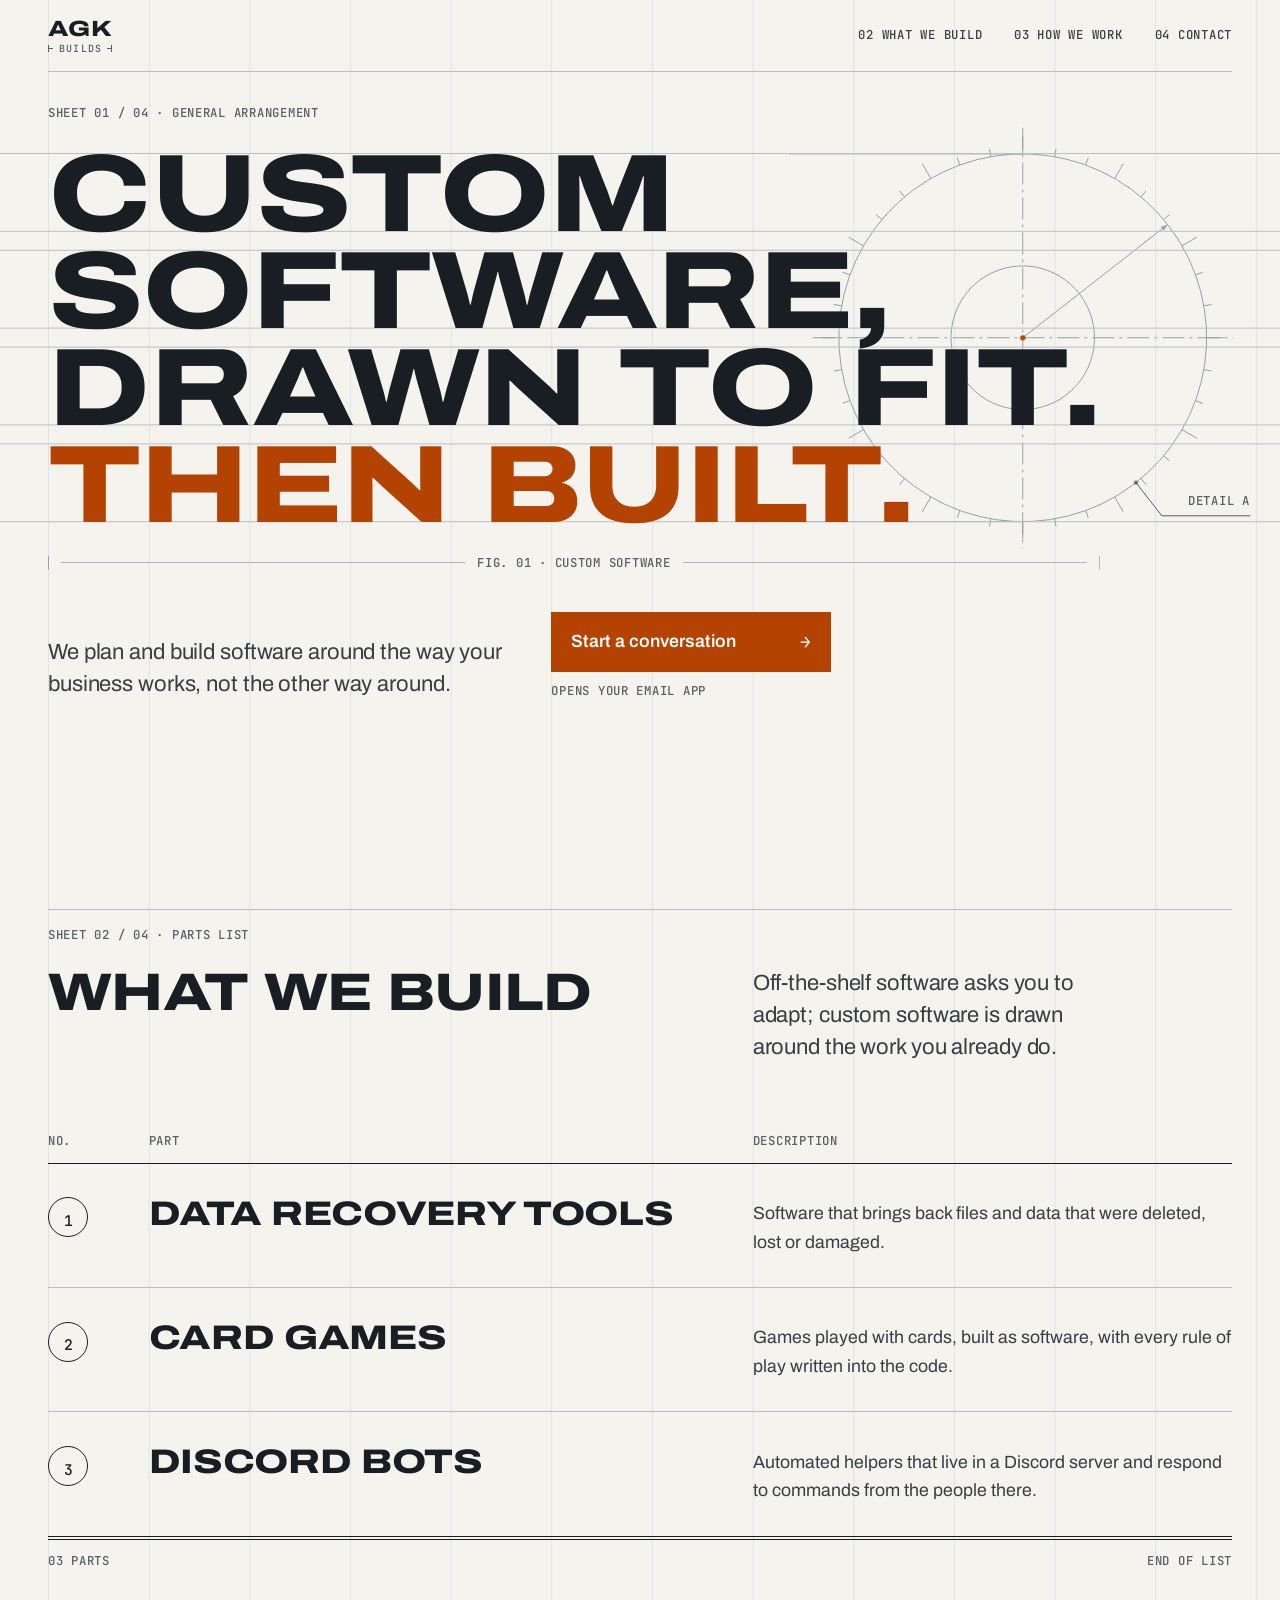
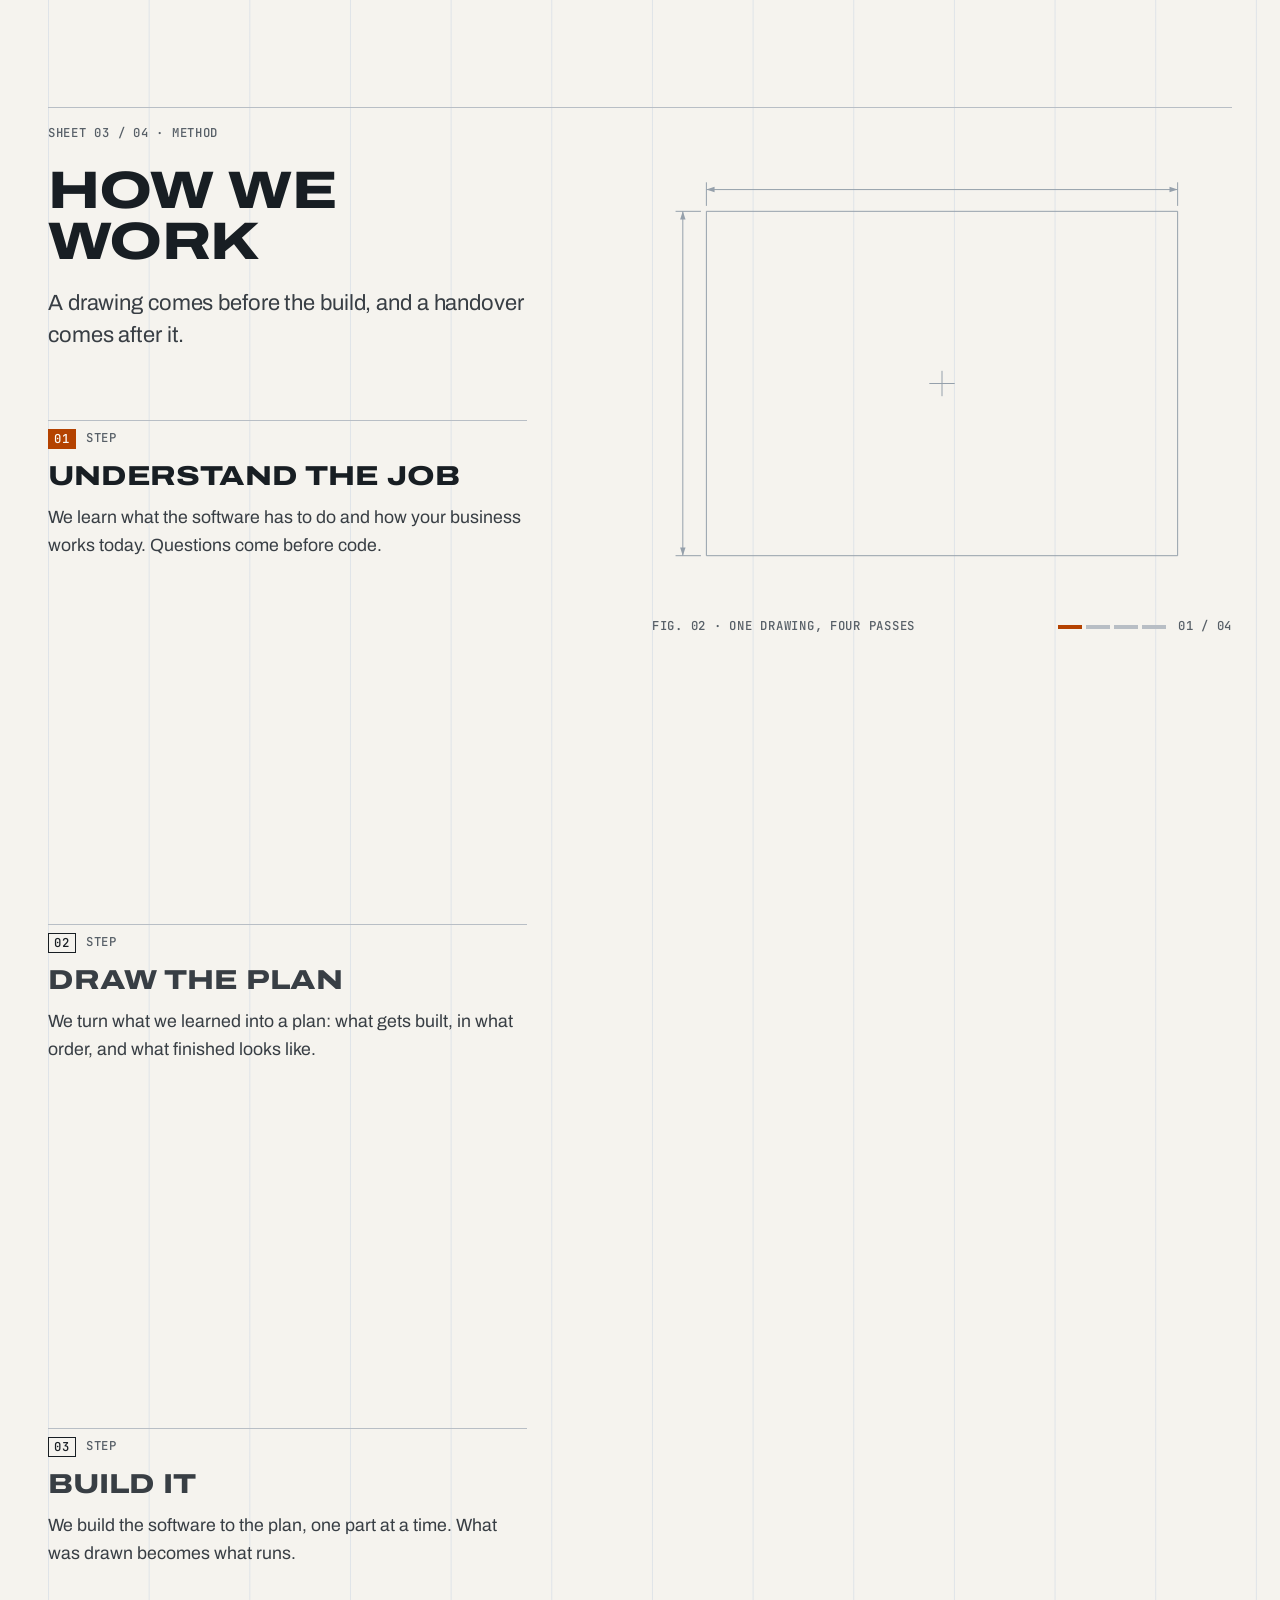
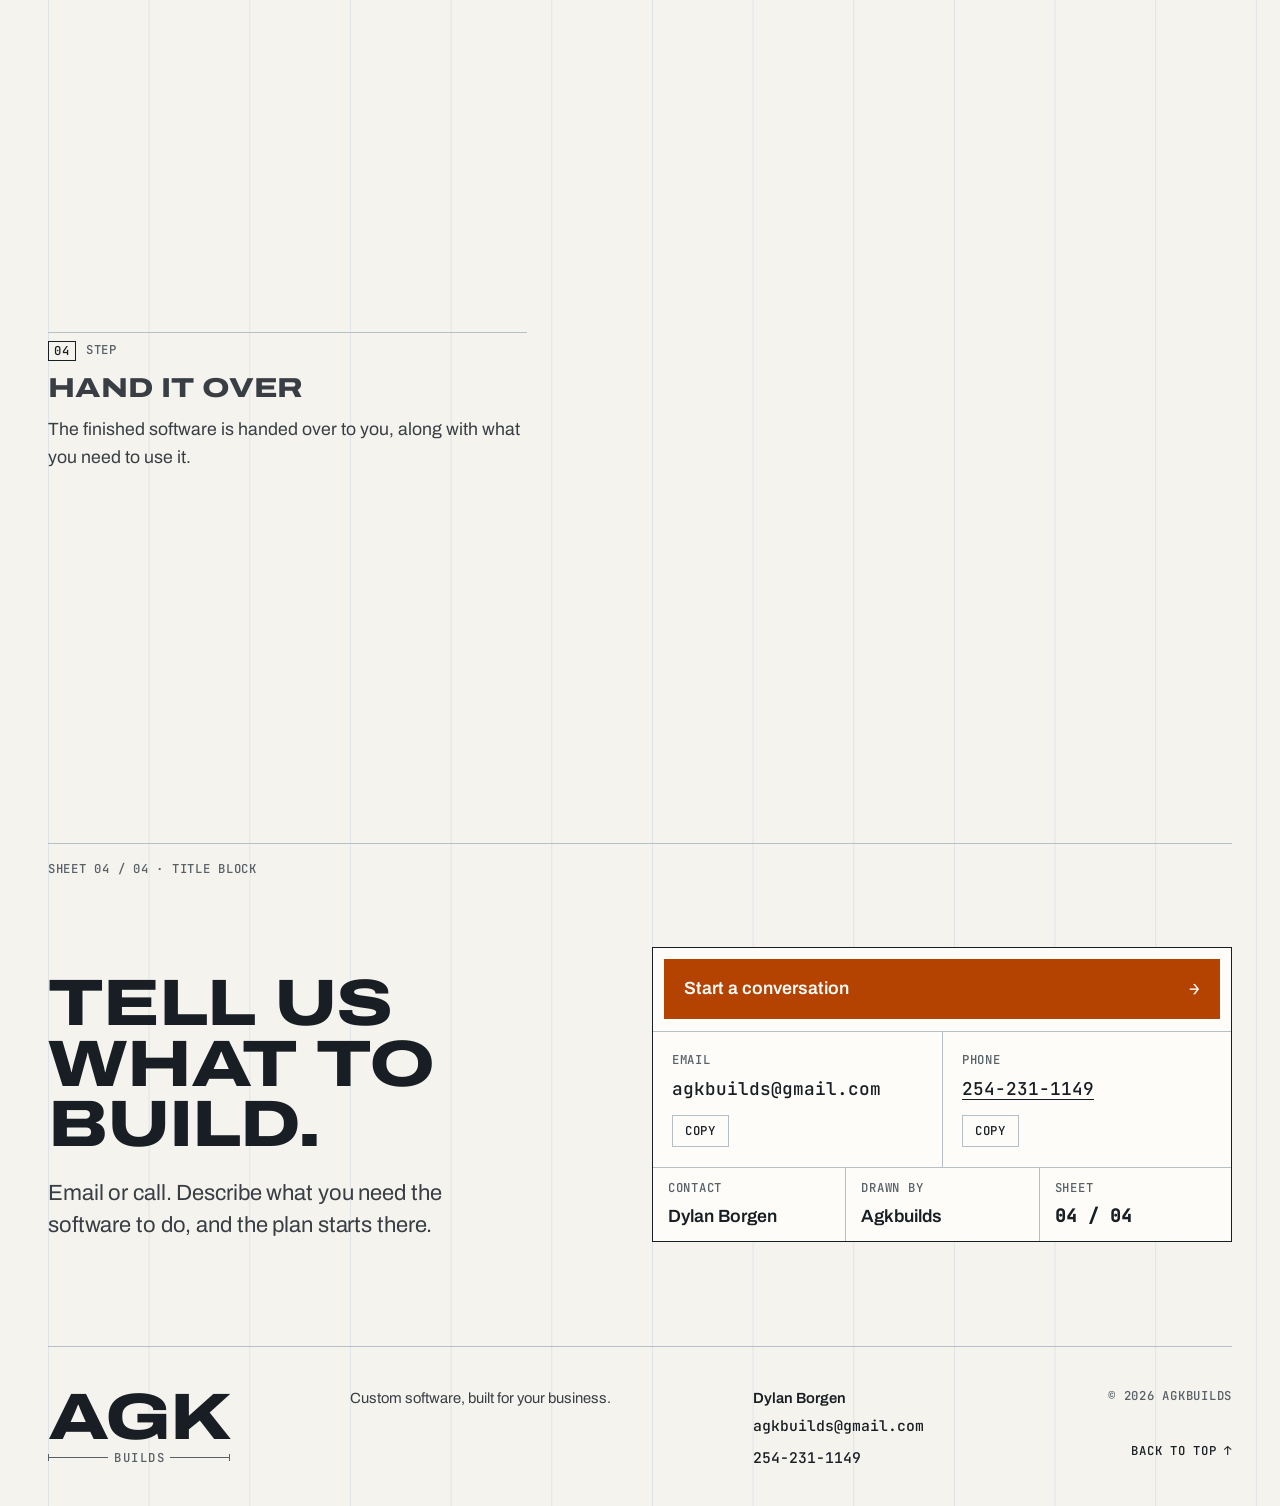
<file: index.html>
<!DOCTYPE html><html lang="en" class="DPHE1a_variable zEFrtq_variable rSaA6a_variable"><head><meta charSet="utf-8"/><meta name="viewport" content="width=device-width, initial-scale=1"/><link rel="preload" href="/_next/static/media/archivo_400-s.p.3kqfwi6-1cwie.woff2" as="font" crossorigin="" type="font/woff2"/><link rel="preload" href="/_next/static/media/archivo_600-s.p.0i3g6ep-39wiq.woff2" as="font" crossorigin="" type="font/woff2"/><link rel="preload" href="/_next/static/media/archivo_wide_800-s.p.3_o_d9vdnsfdq.woff2" as="font" crossorigin="" type="font/woff2"/><link rel="preload" href="/_next/static/media/jetbrains_mono_500.p.1i7d1s9i-gqop.woff2" as="font" crossorigin="" type="font/woff2"/><link rel="stylesheet" href="/_next/static/chunks/0dphpa2fu8i4m.css" data-precedence="next"/><link rel="preload" as="script" fetchPriority="low" href="/_next/static/chunks/3cfn99dbrcvvp.js"/><script src="/_next/static/chunks/24oq267qibdq3.js" async=""></script><script src="/_next/static/chunks/3wbm-994r45kr.js" async=""></script><script src="/_next/static/chunks/turbopack-2c3mg3r-05n1w.js" async=""></script><script src="/_next/static/chunks/0umf92h1sb77c.js" async=""></script><script src="/_next/static/chunks/0wxjg1n0vxs2e.js" async=""></script><meta name="theme-color" content="#101419" media="(prefers-color-scheme: dark)"/><meta name="theme-color" content="#f5f3ee" media="(prefers-color-scheme: light)"/><title>Agkbuilds: Custom software built to fit your business</title><meta name="description" content="Agkbuilds builds custom software, including data recovery tools, card games and Discord bots. Start a conversation by email or phone."/><link rel="canonical" href="https://agk-builds.github.io"/><meta property="og:title" content="Agkbuilds: Custom software, drawn to fit"/><meta property="og:description" content="Custom software planned first, then built around the way your business works. Email agkbuilds@gmail.com or call 254-231-1149."/><meta property="og:url" content="https://agk-builds.github.io"/><meta property="og:site_name" content="Agkbuilds"/><meta property="og:locale" content="en_US"/><meta property="og:image" content="https://agk-builds.github.io/opengraph-image.png"/><meta property="og:image:type" content="image/png"/><meta property="og:image:width" content="1200"/><meta property="og:image:height" content="630"/><meta property="og:image:alt" content="Agkbuilds: Custom software, drawn to fit. Then built."/><meta property="og:type" content="website"/><meta name="twitter:card" content="summary_large_image"/><meta name="twitter:title" content="Agkbuilds: Custom software, drawn to fit"/><meta name="twitter:description" content="Custom software planned first, then built around the way your business works."/><meta name="twitter:image" content="https://agk-builds.github.io/opengraph-image.png"/><meta name="twitter:image:alt" content="Agkbuilds: Custom software, drawn to fit. Then built."/><meta name="twitter:image:type" content="image/png"/><meta name="twitter:image:width" content="1200"/><meta name="twitter:image:height" content="630"/><link rel="icon" href="/icon.svg?icon.39xk5yngf48fy.svg" sizes="any" type="image/svg+xml"/><meta name="next-size-adjust" content=""/><script>document.documentElement.classList.add('js')</script><script src="/_next/static/chunks/0cz1d0mv5g_q7.js" noModule=""></script></head><body><div hidden=""><!--$--><!--/$--></div><a class="skip-link" href="#main">Skip to content</a><div class="sheet-guides" aria-hidden="true"><div class="wrap"><div class="sheet"></div></div></div><header class="site-layer"><div class="wrap"><nav aria-label="Page sections" class="flex h-14 items-center justify-between border-b border-line lg:h-18"><a href="#top" aria-label="Agkbuilds, back to the top" class="wordmark wordmark-nav py-1"><span class="wordmark-agk " aria-hidden="true">AGK</span><span class="bracket" aria-hidden="true"><span class="bracket-tick"></span><span class="bracket-line"></span><span class="bracket-word">builds</span><span class="bracket-line"></span><span class="bracket-tick"></span></span></a><ul class="flex items-center gap-8"><li class="hidden lg:block"><a href="#build" class="nav-link annotate min-w-11 justify-end">02<!-- --> <!-- -->What we build</a></li><li class="hidden lg:block"><a href="#process" class="nav-link annotate min-w-11 justify-end">03<!-- --> <!-- -->How we work</a></li><li class=""><a href="#contact" class="nav-link annotate min-w-11 justify-end">04<!-- --> <!-- -->Contact<span aria-hidden="true" class="lg:hidden"> ↓</span></a></li></ul></nav></div></header><main id="main" class="site-layer"><section id="top" aria-labelledby="hero-title" class="hero site-layer pt-6 pb-section-sm md:pt-8"><div class="wrap"><div class="sheet"><p class="annotate text-muted">Sheet 01 / 04 · General arrangement</p><div class="hl-block mt-4 md:mt-6"><div class="hc" aria-hidden="true"><div class="hc-svg"><svg xmlns="http://www.w3.org/2000/svg" viewBox="0 0 600 600" fill="none" aria-hidden="true" focusable="false" class="agk-hc"><style>.agk-hc path{vector-effect:non-scaling-stroke;stroke-width:1}</style><g id="hc-centre" class="hc-centreline" stroke="var(--color-draft, #4a5765)" stroke-dasharray="22 5 3 5"><path d="M30 300L570 300"/><path d="M300 30L300 570"/></g><g id="hc-tangents" stroke="var(--color-draft, #4a5765)" stroke-dasharray="2 6"><path pathLength="1" d="M300 64L0 64"/><path pathLength="1" d="M300 536L0 536"/></g><g id="hc-circles" stroke="var(--color-draft, #4a5765)"><path id="hc-outer" pathLength="1" d="M78.23 380.72A236 236 0 1 1 521.77 219.28A236 236 0 1 1 78.23 380.72"/><path id="hc-inner" pathLength="1" d="M213.55 331.47A92 92 0 1 1 386.45 268.53A92 92 0 1 1 213.55 331.47"/></g><g id="hc-ticks" stroke="var(--color-draft, #4a5765)"><path style="--k:0" pathLength="1" d="M300 64L300 42"/><path style="--k:1" pathLength="1" d="M340.98 67.59L342.72 57.74"/><path style="--k:2" pathLength="1" d="M380.72 78.23L384.14 68.84"/><path style="--k:3" pathLength="1" d="M418 95.62L429 76.57"/><path style="--k:4" pathLength="1" d="M451.7 119.21L458.13 111.55"/><path style="--k:5" pathLength="1" d="M480.79 148.3L488.45 141.87"/><path style="--k:6" pathLength="1" d="M504.38 182L523.43 171"/><path style="--k:7" pathLength="1" d="M521.77 219.28L531.16 215.86"/><path style="--k:8" pathLength="1" d="M532.41 259.02L542.26 257.28"/><path style="--k:9" pathLength="1" d="M536 300L558 300"/><path style="--k:10" pathLength="1" d="M532.41 340.98L542.26 342.72"/><path style="--k:11" pathLength="1" d="M521.77 380.72L531.16 384.14"/><path style="--k:12" pathLength="1" d="M504.38 418L523.43 429"/><path style="--k:13" pathLength="1" d="M480.79 451.7L488.45 458.13"/><path style="--k:14" pathLength="1" d="M451.7 480.79L458.13 488.45"/><path style="--k:15" pathLength="1" d="M418 504.38L429 523.43"/><path style="--k:16" pathLength="1" d="M380.72 521.77L384.14 531.16"/><path style="--k:17" pathLength="1" d="M340.98 532.41L342.72 542.26"/><path style="--k:18" pathLength="1" d="M300 536L300 558"/><path style="--k:19" pathLength="1" d="M259.02 532.41L257.28 542.26"/><path style="--k:20" pathLength="1" d="M219.28 521.77L215.86 531.16"/><path style="--k:21" pathLength="1" d="M182 504.38L171 523.43"/><path style="--k:22" pathLength="1" d="M148.3 480.79L141.87 488.45"/><path style="--k:23" pathLength="1" d="M119.21 451.7L111.55 458.13"/><path style="--k:24" pathLength="1" d="M95.62 418L76.57 429"/><path style="--k:25" pathLength="1" d="M78.23 380.72L68.84 384.14"/><path style="--k:26" pathLength="1" d="M67.59 340.98L57.74 342.72"/><path style="--k:27" pathLength="1" d="M64 300L42 300"/><path style="--k:28" pathLength="1" d="M67.59 259.02L57.74 257.28"/><path style="--k:29" pathLength="1" d="M78.23 219.28L68.84 215.86"/><path style="--k:30" pathLength="1" d="M95.62 182L76.57 171"/><path style="--k:31" pathLength="1" d="M119.21 148.3L111.55 141.87"/><path style="--k:32" pathLength="1" d="M148.3 119.21L141.87 111.55"/><path style="--k:33" pathLength="1" d="M182 95.62L171 76.57"/><path style="--k:34" pathLength="1" d="M219.28 78.23L215.86 68.84"/><path style="--k:35" pathLength="1" d="M259.02 67.59L257.28 57.74"/></g><g id="hc-radius"><path pathLength="1" stroke="var(--color-draft, #4a5765)" d="M300 300L485.97 154.7"/><path fill="var(--color-draft, #4a5765)" d="M485.97 154.7L480.73 162.61L477.03 157.88Z"/><circle cx="300" cy="300" r="3.5" fill="var(--color-accent, #fd7933)"/></g><g id="hc-leader" stroke="var(--color-muted, #aeb5bd)"><path pathLength="1" d="M445.3 485.97L478.54 528.52L592 528.52"/><circle cx="445.3" cy="485.97" r="2.5" fill="var(--color-muted, #aeb5bd)" stroke="none"/></g></svg></div><span class="hc-label annotate hidden lg:block">Detail A</span></div><div class="hl-fit"><h1 id="hero-title" class="hl"><span class="hl-line" style="--i:0"><span class="hl-text">Custom</span><span class="hl-cover" aria-hidden="true"></span><span class="hl-draw" aria-hidden="true">Custom</span><span class="hl-edge" aria-hidden="true"></span></span> <span class="hl-line" style="--i:1"><span class="hl-text">software,</span><span class="hl-cover" aria-hidden="true"></span><span class="hl-draw" aria-hidden="true">software,</span><span class="hl-edge" aria-hidden="true"></span></span> <span class="hl-line" style="--i:2"><span class="hl-text">drawn to fit.</span><span class="hl-cover" aria-hidden="true"></span><span class="hl-draw" aria-hidden="true">drawn to fit.</span><span class="hl-edge" aria-hidden="true"></span></span> <span class="hl-line" style="--i:3"><span class="hl-text">Then built.</span><span class="hl-cover" aria-hidden="true"></span><span class="hl-draw" aria-hidden="true">Then built.</span><span class="hl-edge" aria-hidden="true"></span></span></h1><div class="dim annotate" aria-hidden="true"><span class="dim-tick"></span><span class="dim-line"></span><span class="dim-label">Fig. 01 · Custom software</span><span class="dim-line"></span><span class="dim-tick"></span></div></div></div><div class="mt-7 grid grid-cols-4 items-end gap-x-gutter md:mt-8 md:grid-cols-8 lg:mt-10 lg:grid-cols-12"><p class="col-span-4 max-w-[34rem] text-lg text-ink-soft md:col-span-5">We plan and build software around the way your business works, not the other way around.</p><div class="col-span-4 mt-6 md:col-span-3 md:col-start-6 md:mt-0 md:w-[max(100%,280px)] md:justify-self-end lg:col-span-4 lg:col-start-7 lg:justify-self-start xl:col-span-3"><a href="mailto:agkbuilds@gmail.com?subject=Custom%20software%20inquiry" aria-describedby="cta-hint" class="btn  w-full"><span class="btn-label">Start a conversation</span><span class="btn-arrow" aria-hidden="true">→</span></a><p id="cta-hint" class="annotate mt-2.5 text-muted">Opens your email app</p></div></div></div></div></section><section id="build" aria-labelledby="build-title" class="site-layer pt-section-sm pb-section-xs"><div class="wrap"><div class="sheet"><div><div class="sheet-rule" aria-hidden="true"></div><p class="annotate mt-4 text-muted">Sheet 02 / 04 · Parts list</p></div><div class="mt-6 grid grid-cols-4 gap-x-gutter md:grid-cols-8 lg:grid-cols-12"><h2 id="build-title" class="col-span-4 text-2xl md:col-span-4 md:text-4xl lg:col-span-7"><span class="block">What we build</span></h2><p class="col-span-4 mt-5 max-w-[30rem] self-end text-lg text-ink-soft md:col-start-5 md:mt-0 lg:col-span-5 lg:col-start-8 xl:col-span-4">Off-the-shelf software asks you to adapt; custom software is drawn around the work you already do.</p></div><div data-inview="0.4"><div aria-hidden="true" class="mt-section-xs hidden md:block"><div class="annotate grid grid-cols-8 gap-x-gutter pb-3 text-muted lg:grid-cols-12"><span>No.</span><span>Part</span><span class="col-start-5 lg:col-start-8">Description</span></div><div class="head-rule draw-x" style="--i:0"></div></div><ol class="parts mt-section-xs list-none md:mt-0" role="list"><li class="part" style="--i:1"><span class="balloon" aria-hidden="true"><span aria-hidden="true"><svg xmlns="http://www.w3.org/2000/svg" viewBox="0 0 40 40" fill="none" aria-hidden="true" focusable="false" class="agk-balloon"><path pathLength="1" stroke="currentColor" style="vector-effect:non-scaling-stroke;stroke-width:1" d="M0.5 20A19.5 19.5 0 1 1 39.5 20A19.5 19.5 0 1 1 0.5 20"/></svg></span><span class="fade-on relative font-mono text-sm font-medium tabular-nums" style="--i:1;--after:520ms">1</span></span><h3 class="col-start-2 text-xl md:col-span-3 md:text-2xl lg:col-span-6">Data recovery tools</h3><p class="col-start-2 mt-2 max-w-[30rem] text-base text-ink-soft md:col-span-4 md:col-start-5 md:mt-0 md:pt-[0.2em] lg:col-span-5 lg:col-start-8">Software that brings back files and data that were deleted, lost or damaged.</p></li><li class="part" style="--i:2"><span class="balloon" aria-hidden="true"><span aria-hidden="true"><svg xmlns="http://www.w3.org/2000/svg" viewBox="0 0 40 40" fill="none" aria-hidden="true" focusable="false" class="agk-balloon"><path pathLength="1" stroke="currentColor" style="vector-effect:non-scaling-stroke;stroke-width:1" d="M0.5 20A19.5 19.5 0 1 1 39.5 20A19.5 19.5 0 1 1 0.5 20"/></svg></span><span class="fade-on relative font-mono text-sm font-medium tabular-nums" style="--i:2;--after:520ms">2</span></span><h3 class="col-start-2 text-xl md:col-span-3 md:text-2xl lg:col-span-6">Card games</h3><p class="col-start-2 mt-2 max-w-[30rem] text-base text-ink-soft md:col-span-4 md:col-start-5 md:mt-0 md:pt-[0.2em] lg:col-span-5 lg:col-start-8">Games played with cards, built as software, with every rule of play written into the code.</p></li><li class="part" style="--i:3"><span class="balloon" aria-hidden="true"><span aria-hidden="true"><svg xmlns="http://www.w3.org/2000/svg" viewBox="0 0 40 40" fill="none" aria-hidden="true" focusable="false" class="agk-balloon"><path pathLength="1" stroke="currentColor" style="vector-effect:non-scaling-stroke;stroke-width:1" d="M0.5 20A19.5 19.5 0 1 1 39.5 20A19.5 19.5 0 1 1 0.5 20"/></svg></span><span class="fade-on relative font-mono text-sm font-medium tabular-nums" style="--i:3;--after:520ms">3</span></span><h3 class="col-start-2 text-xl md:col-span-3 md:text-2xl lg:col-span-6">Discord bots</h3><p class="col-start-2 mt-2 max-w-[30rem] text-base text-ink-soft md:col-span-4 md:col-start-5 md:mt-0 md:pt-[0.2em] lg:col-span-5 lg:col-start-8">Automated helpers that live in a Discord server and respond to commands from the people there.</p></li></ol><div class="double-rule draw-x" style="--i:4" aria-hidden="true"></div><p class="fade-on annotate mt-3 flex justify-between text-muted" style="--i:4;--after:400ms"><span>03<!-- --> <!-- -->parts</span><span>End of list</span></p></div></div></div></section><section id="process" aria-labelledby="process-title" data-step="4" class="process site-layer pt-section-xs pb-section-md"><div class="wrap"><div class="sheet"><div><div class="sheet-rule" aria-hidden="true"></div><p class="annotate mt-4 text-muted">Sheet 03 / 04 · Method</p></div><div class="mt-6 grid grid-cols-4 gap-x-gutter md:grid-cols-8 lg:grid-cols-12"><div class="col-span-4 md:col-span-8 lg:col-span-5"><h2 id="process-title" class="text-2xl md:text-4xl"><span class="block">How we work</span></h2><p class="mt-5 max-w-[30rem] text-lg text-ink-soft">A drawing comes before the build, and a handover comes after it.</p><ol class="steps mt-section-xs flex list-none flex-col gap-[calc(var(--spacing-section-xs)/2)] lg:gap-0" role="list"><li class="step grid grid-cols-[112px_minmax(0,1fr)] gap-x-4 border-t border-line pt-6 md:grid-cols-[160px_minmax(0,1fr)] md:gap-x-6 lg:block lg:pt-2"><img src="/drawings/process-step-1.svg" alt="" width="640" height="480" loading="lazy" decoding="async" class="block h-auto w-full self-start border border-line lg:hidden"/><div><p class="annotate flex items-center gap-2.5 text-muted"><span class="step-box" aria-hidden="true">01</span><span>Step</span></p><h3 class="step-title mt-3 text-xl">Understand the job</h3><p class="mt-3 max-w-[30rem] text-base text-ink-soft">We learn what the software has to do and how your business works today. Questions come before code.</p></div></li><li class="step grid grid-cols-[112px_minmax(0,1fr)] gap-x-4 border-t border-line pt-6 md:grid-cols-[160px_minmax(0,1fr)] md:gap-x-6 lg:block lg:pt-2"><img src="/drawings/process-step-2.svg" alt="" width="640" height="480" loading="lazy" decoding="async" class="block h-auto w-full self-start border border-line lg:hidden"/><div><p class="annotate flex items-center gap-2.5 text-muted"><span class="step-box" aria-hidden="true">02</span><span>Step</span></p><h3 class="step-title mt-3 text-xl">Draw the plan</h3><p class="mt-3 max-w-[30rem] text-base text-ink-soft">We turn what we learned into a plan: what gets built, in what order, and what finished looks like.</p></div></li><li class="step grid grid-cols-[112px_minmax(0,1fr)] gap-x-4 border-t border-line pt-6 md:grid-cols-[160px_minmax(0,1fr)] md:gap-x-6 lg:block lg:pt-2"><img src="/drawings/process-step-3.svg" alt="" width="640" height="480" loading="lazy" decoding="async" class="block h-auto w-full self-start border border-line lg:hidden"/><div><p class="annotate flex items-center gap-2.5 text-muted"><span class="step-box" aria-hidden="true">03</span><span>Step</span></p><h3 class="step-title mt-3 text-xl">Build it</h3><p class="mt-3 max-w-[30rem] text-base text-ink-soft">We build the software to the plan, one part at a time. What was drawn becomes what runs.</p></div></li><li class="step grid grid-cols-[112px_minmax(0,1fr)] gap-x-4 border-t border-line pt-6 md:grid-cols-[160px_minmax(0,1fr)] md:gap-x-6 lg:block lg:pt-2"><img src="/drawings/process-step-4.svg" alt="" width="640" height="480" loading="lazy" decoding="async" class="block h-auto w-full self-start border border-line lg:hidden"/><div><p class="annotate flex items-center gap-2.5 text-muted"><span class="step-box" aria-hidden="true">04</span><span>Step</span></p><h3 class="step-title mt-3 text-xl">Hand it over</h3><p class="mt-3 max-w-[30rem] text-base text-ink-soft">The finished software is handed over to you, along with what you need to use it.</p></div></li></ol></div><figure class="plate hidden lg:col-span-6 lg:col-start-7 lg:block"><div class="plate-svg"><svg xmlns="http://www.w3.org/2000/svg" viewBox="0 0 640 480" fill="none" aria-hidden="true" focusable="false" class="agk-plate"><style>.agk-plate path{vector-effect:non-scaling-stroke;stroke-width:1}.agk-plate .pl-built>path{stroke-width:1.75}</style><g id="pl-1" class="pl-layer" stroke="var(--color-draft, #4a5765)"><path style="--k:0" pathLength="1" d="M60 50H580V430H60Z"/><path style="--k:1" pathLength="1" d="M60 44L60 18"/><path style="--k:2" pathLength="1" d="M580 44L580 18"/><path style="--k:3" pathLength="1" d="M60 26L580 26"/><path style="--k:4" pathLength="1" d="M54 50L26 50"/><path style="--k:5" pathLength="1" d="M54 430L26 430"/><path style="--k:6" pathLength="1" d="M34 50L34 430"/><path style="--k:7" pathLength="1" d="M306 240L334 240"/><path style="--k:8" pathLength="1" d="M320 226L320 254"/><g class="pl-heads" stroke="none" fill="var(--color-draft, #4a5765)"><path d="M60 26L69 23L69 29Z"/><path d="M580 26L571 29L571 23Z"/><path d="M34 50L37 59L31 59Z"/><path d="M34 430L31 421L37 421Z"/></g></g><g id="pl-2" class="pl-layer" stroke="var(--color-draft, #4a5765)"><g class="pl-construction" stroke-dasharray="2 5"><path style="--k:0" pathLength="1" d="M80 56L80 424"/><path style="--k:1" pathLength="1" d="M220 56L220 424"/><path style="--k:2" pathLength="1" d="M236 56L236 424"/><path style="--k:3" pathLength="1" d="M380 56L380 424"/><path style="--k:4" pathLength="1" d="M396 56L396 424"/><path style="--k:5" pathLength="1" d="M436 56L436 424"/><path style="--k:6" pathLength="1" d="M560 56L560 424"/><path style="--k:7" pathLength="1" d="M66 70L574 70"/><path style="--k:8" pathLength="1" d="M66 210L574 210"/><path style="--k:9" pathLength="1" d="M66 226L574 226"/><path style="--k:10" pathLength="1" d="M66 314L574 314"/><path style="--k:11" pathLength="1" d="M66 330L574 330"/><path style="--k:12" pathLength="1" d="M66 410L574 410"/></g><path style="--k:13" pathLength="1" d="M80 70H380V210H80Z"/><path style="--k:14" pathLength="1" d="M396 70H560V210H396Z"/><path style="--k:15" pathLength="1" d="M80 226H220V410H80Z"/><path style="--k:16" pathLength="1" d="M236 226H436V314H236Z"/><path style="--k:17" pathLength="1" d="M236 330H436V410H236Z"/><path style="--k:18" pathLength="1" d="M456 318A50 50 0 1 1 556 318A50 50 0 1 1 456 318"/><path style="--k:19" pathLength="1" d="M448 318L564 318"/><path style="--k:20" pathLength="1" d="M506 260L506 376"/></g><g id="pl-3" class="pl-layer pl-built" stroke="var(--color-ink, #f0eeea)"><path style="--k:0" pathLength="1" d="M80 70H380V210H80Z"/><path style="--k:1" pathLength="1" d="M396 70H560V210H396Z"/><path style="--k:2" pathLength="1" d="M80 226H220V410H80Z"/><path style="--k:3" pathLength="1" d="M236 226H436V314H236Z"/><path style="--k:4" pathLength="1" d="M236 330H436V410H236Z"/><path style="--k:5" pathLength="1" d="M456 318A50 50 0 1 1 556 318A50 50 0 1 1 456 318"/><g class="pl-hatch"><path style="--k:6" pathLength="1" d="M80 399L91 410"/><path style="--k:7" pathLength="1" d="M80 388L102 410"/><path style="--k:8" pathLength="1" d="M80 377L113 410"/><path style="--k:9" pathLength="1" d="M80 366L124 410"/><path style="--k:10" pathLength="1" d="M80 355L135 410"/><path style="--k:11" pathLength="1" d="M80 344L146 410"/><path style="--k:12" pathLength="1" d="M80 333L157 410"/><path style="--k:13" pathLength="1" d="M80 322L168 410"/><path style="--k:14" pathLength="1" d="M80 311L179 410"/><path style="--k:15" pathLength="1" d="M80 300L190 410"/><path style="--k:16" pathLength="1" d="M80 289L201 410"/><path style="--k:17" pathLength="1" d="M80 278L212 410"/><path style="--k:18" pathLength="1" d="M80 267L220 407"/><path style="--k:19" pathLength="1" d="M80 256L220 396"/><path style="--k:20" pathLength="1" d="M80 245L220 385"/><path style="--k:21" pathLength="1" d="M80 234L220 374"/><path style="--k:22" pathLength="1" d="M83 226L220 363"/><path style="--k:23" pathLength="1" d="M94 226L220 352"/><path style="--k:24" pathLength="1" d="M105 226L220 341"/><path style="--k:25" pathLength="1" d="M116 226L220 330"/><path style="--k:26" pathLength="1" d="M127 226L220 319"/><path style="--k:27" pathLength="1" d="M138 226L220 308"/><path style="--k:28" pathLength="1" d="M149 226L220 297"/><path style="--k:29" pathLength="1" d="M160 226L220 286"/><path style="--k:30" pathLength="1" d="M171 226L220 275"/><path style="--k:31" pathLength="1" d="M182 226L220 264"/><path style="--k:32" pathLength="1" d="M193 226L220 253"/><path style="--k:33" pathLength="1" d="M204 226L220 242"/><path style="--k:34" pathLength="1" d="M215 226L220 231"/><path style="--k:35" pathLength="1" d="M236 399L247 410"/><path style="--k:36" pathLength="1" d="M236 388L258 410"/><path style="--k:37" pathLength="1" d="M236 377L269 410"/><path style="--k:38" pathLength="1" d="M236 366L280 410"/><path style="--k:39" pathLength="1" d="M236 355L291 410"/><path style="--k:40" pathLength="1" d="M236 344L302 410"/><path style="--k:41" pathLength="1" d="M236 333L313 410"/><path style="--k:42" pathLength="1" d="M244 330L324 410"/><path style="--k:43" pathLength="1" d="M255 330L335 410"/><path style="--k:44" pathLength="1" d="M266 330L346 410"/><path style="--k:45" pathLength="1" d="M277 330L357 410"/><path style="--k:46" pathLength="1" d="M288 330L368 410"/><path style="--k:47" pathLength="1" d="M299 330L379 410"/><path style="--k:48" pathLength="1" d="M310 330L390 410"/><path style="--k:49" pathLength="1" d="M321 330L401 410"/><path style="--k:50" pathLength="1" d="M332 330L412 410"/><path style="--k:51" pathLength="1" d="M343 330L423 410"/><path style="--k:52" pathLength="1" d="M354 330L434 410"/><path style="--k:53" pathLength="1" d="M365 330L436 401"/><path style="--k:54" pathLength="1" d="M376 330L436 390"/><path style="--k:55" pathLength="1" d="M387 330L436 379"/><path style="--k:56" pathLength="1" d="M398 330L436 368"/><path style="--k:57" pathLength="1" d="M409 330L436 357"/><path style="--k:58" pathLength="1" d="M420 330L436 346"/><path style="--k:59" pathLength="1" d="M431 330L436 335"/></g><path style="--k:60" pathLength="1" d="M436 270L446 270L446 318L456 318"/><path style="--k:61" pathLength="1" d="M478 210L478 238L506 238L506 268"/><path style="--k:62" pathLength="1" d="M230 210L230 218L300 218L300 226"/><g class="pl-nodes" stroke="none" fill="var(--color-ink, #f0eeea)"><circle cx="436" cy="270" r="3"/><circle cx="478" cy="210" r="3"/><circle cx="230" cy="210" r="3"/><circle cx="300" cy="226" r="3"/></g></g><g id="pl-4" class="pl-layer pl-solid" stroke="none"><g fill="var(--color-ink, #f0eeea)"><path d="M87 77H373V203H87Z"/><path d="M403 77H553V203H403Z"/><path d="M87 233H213V403H87Z"/><path d="M243 233H429V307H243Z"/><path d="M243 337H429V403H243Z"/></g><circle fill="var(--color-accent, #fd7933)" cx="506" cy="318" r="43"/></g></svg></div><figcaption class="mt-4 flex items-center justify-between gap-4"><span class="annotate text-muted">Fig. 02 · One drawing, four passes</span><span class="annotate flex items-center gap-3 text-muted" aria-hidden="true"><span class="flex gap-1"><span class="seg"></span><span class="seg"></span><span class="seg"></span><span class="seg"></span></span><span class="plate-n plate-n-1">01<!-- --> / <!-- -->04</span><span class="plate-n plate-n-2">02<!-- --> / <!-- -->04</span><span class="plate-n plate-n-3">03<!-- --> / <!-- -->04</span><span class="plate-n plate-n-4">04<!-- --> / <!-- -->04</span></span></figcaption></figure></div></div></div></section><section id="contact" aria-labelledby="contact-title" class="site-layer pt-section-lg pb-section-sm"><div class="wrap"><div class="sheet"><div><div class="sheet-rule" aria-hidden="true"></div><p class="annotate mt-4 text-muted">Sheet 04 / 04 · Title block</p></div><div class="mt-section-xs grid grid-cols-4 items-end gap-x-gutter md:grid-cols-8 lg:grid-cols-12"><div class="col-span-4 md:col-span-8 lg:col-span-6"><h2 id="contact-title" class="text-3xl md:text-5xl"><span class="block">Tell us</span> <span class="block">what to</span> <span class="block">build.</span></h2><p class="mt-6 max-w-narrow text-lg text-ink-soft">Email or call. Describe what you need the software to do, and the plan starts there.</p></div><div data-inview="0.4" class="title-block col-span-4 mt-10 self-end md:col-span-8 md:mt-12 lg:col-span-6 lg:col-start-7 lg:mt-0"><div class="tb-cell col-span-6 p-3"><a href="mailto:agkbuilds@gmail.com?subject=Custom%20software%20inquiry" class="btn btn-draw w-full"><span class="cta-fill" aria-hidden="true"></span><span class="btn-label">Start a conversation</span><span class="btn-arrow" aria-hidden="true">→</span></a></div><div class="tb-cell col-span-6 p-4 md:col-span-3 lg:p-5"><span aria-hidden="true" class="tb-rule-top " style="--i:1"></span><p class="annotate text-muted">Email</p><div class="mt-1.5 flex flex-wrap items-center justify-between gap-x-4 gap-y-2 md:flex-col md:items-start md:gap-y-3"><span id="email-value" class="tb-value text-base text-ink">agkbuilds@gmail.com</span></div></div><div class="tb-cell col-span-6 p-4 md:col-span-3 lg:p-5"><span aria-hidden="true" class="tb-rule-top " style="--i:2"></span><span aria-hidden="true" class="tb-rule-left hidden md:block" style="--i:2"></span><p class="annotate text-muted">Phone</p><div class="mt-1.5 flex flex-wrap items-center justify-between gap-x-4 gap-y-2 md:flex-col md:items-start md:gap-y-3"><a id="phone-value" href="tel:+12542311149" class="tb-value phone-link text-base">254-231-1149</a></div></div><div class="tb-cell col-span-2 px-3 py-3 md:px-4"><span aria-hidden="true" class="tb-rule-top " style="--i:3"></span><p class="annotate text-muted">Contact</p><p class="mt-1 text-base font-semibold text-ink ">Dylan Borgen</p></div><div class="tb-cell col-span-2 px-3 py-3 md:px-4"><span aria-hidden="true" class="tb-rule-top " style="--i:4"></span><span aria-hidden="true" class="tb-rule-left " style="--i:4"></span><p class="annotate text-muted">Drawn by</p><p class="mt-1 text-base font-semibold text-ink ">Agkbuilds</p></div><div class="tb-cell col-span-2 px-3 py-3 md:px-4"><span aria-hidden="true" class="tb-rule-top " style="--i:5"></span><span aria-hidden="true" class="tb-rule-left " style="--i:5"></span><p class="annotate text-muted">Sheet</p><p class="mt-1 text-base font-semibold text-ink font-mono font-medium tabular-nums">04 / 04</p></div><span class="tb-frame" aria-hidden="true"></span></div></div><div id="copy-status" aria-live="polite" class="sr-only"></div></div></div></section></main><footer class="site-layer"><div class="wrap"><div class="grid grid-cols-4 gap-x-gutter gap-y-6 border-t border-line pt-10 pb-8 md:grid-cols-8 lg:grid-cols-12 lg:grid-rows-[auto_1fr]"><div class="col-span-2 row-start-1 md:col-span-3 lg:row-span-2"><a href="#top" aria-label="Agkbuilds, back to the top" class="wordmark wordmark-footer "><span class="wordmark-agk text-3xl md:text-5xl" aria-hidden="true">AGK</span><span class="bracket" aria-hidden="true"><span class="bracket-tick"></span><span class="bracket-line"></span><span class="bracket-word">builds</span><span class="bracket-line"></span><span class="bracket-tick"></span></span></a></div><p class="col-span-4 row-start-2 max-w-[22rem] text-sm text-ink-soft md:col-span-5 md:col-start-4 md:row-start-1 lg:col-span-4 lg:row-span-2">Custom software, built for your business.</p><div class="col-span-4 row-start-3 flex flex-col items-start md:row-span-2 md:row-start-2 lg:col-span-3 lg:col-start-8 lg:row-span-2 lg:row-start-1"><p class="text-sm font-semibold text-ink">Dylan Borgen</p><a href="mailto:agkbuilds@gmail.com?subject=Custom%20software%20inquiry" class="text-link inline-flex min-h-11 items-center font-mono text-sm font-medium md:min-h-8">agkbuilds@gmail.com</a><a href="tel:+12542311149" class="text-link inline-flex min-h-11 items-center font-mono text-sm font-medium md:min-h-8 tabular-nums">254-231-1149</a></div><p class="annotate col-span-4 row-start-4 text-muted md:col-span-4 md:col-start-5 md:row-start-2 md:text-right lg:col-span-2 lg:col-start-11 lg:row-start-1">© <!-- -->2026<!-- --> <!-- -->Agkbuilds</p><div class="col-span-2 col-start-3 row-start-1 justify-self-end md:col-span-4 md:col-start-5 md:row-start-3 lg:col-span-2 lg:col-start-11 lg:row-start-2 lg:self-start"><a href="#top" class="nav-link annotate text-ink">Back to top<span aria-hidden="true"> ↑</span></a></div></div></div></footer><script type="application/ld+json">{"@context":"https://schema.org","@type":"Organization","name":"Agkbuilds","description":"Agkbuilds builds custom software, including data recovery tools, card games and Discord bots.","email":"agkbuilds@gmail.com","telephone":"+1-254-231-1149","url":"https://agk-builds.github.io/"}</script><!--$--><!--/$--><script id="_R_">(globalThis["TURBOPACK"] || (globalThis["TURBOPACK"] = [])).push({"otherChunks":["static/chunks/3cfn99dbrcvvp.js","static/chunks/24oq267qibdq3.js","static/chunks/3wbm-994r45kr.js"],"runtimeModuleIds":[94553]});</script><script src="/_next/static/chunks/3cfn99dbrcvvp.js" async=""></script><script>(self.__next_f=self.__next_f||[]).push([0])</script><script>self.__next_f.push([1,"1:\"$Sreact.fragment\"\n2:\"/_next/static/chunks/0umf92h1sb77c.js\"\n3:I[39756,[\"$2\"],\"default\"]\n4:I[37457,[\"$2\"],\"default\"]\nd:I[68027,[],\"default\",1]\n:HL[\"/_next/static/chunks/0dphpa2fu8i4m.css\",\"style\"]\n:HL[\"/_next/static/media/archivo_400-s.p.3kqfwi6-1cwie.woff2\",\"font\",{\"crossOrigin\":\"\",\"type\":\"font/woff2\"}]\n:HL[\"/_next/static/media/archivo_600-s.p.0i3g6ep-39wiq.woff2\",\"font\",{\"crossOrigin\":\"\",\"type\":\"font/woff2\"}]\n:HL[\"/_next/static/media/archivo_wide_800-s.p.3_o_d9vdnsfdq.woff2\",\"font\",{\"crossOrigin\":\"\",\"type\":\"font/woff2\"}]\n:HL[\"/_next/static/media/jetbrains_mono_500.p.1i7d1s9i-gqop.woff2\",\"font\",{\"crossOrigin\":\"\",\"type\":\"font/woff2\"}]\na:[[\"children\",{\"s\":\"__PAGE__\",\"h\":512,\"d\":{\"r\":\"$Lb\",\"p\":false,\"v\":null}}]]\n0:{\"P\":null,\"c\":[\"\",\"\"],\"q\":\"\",\"i\":false,\"t\":{\"t\":{\"s\":\"\",\"h\":528,\"d\":{\"r\":[\"$\",\"$1\",\"c\",{\"children\":[[[\"$\",\"link\",\"0\",{\"rel\":\"stylesheet\",\"href\":\"/_next/static/chunks/0dphpa2fu8i4m.css\",\"precedence\":\"next\",\"crossOrigin\":\"$undefined\",\"nonce\":\"$undefined\"}]],[\"$\",\"html\",null,{\"lang\":\"en\",\"className\":\"DPHE1a_variable zEFrtq_variable rSaA6a_variable\",\"suppressHydrationWarning\":true,\"children\":[[\"$\",\"head\",null,{\"children\":[\"$\",\"script\",null,{\"dangerouslySetInnerHTML\":{\"__html\":\"document.documentElement.classList.add('js')\"}}]}],[\"$\",\"body\",null,{\"children\":[[\"$\",\"a\",null,{\"className\":\"skip-link\",\"href\":\"#main\",\"children\":\"Skip to content\"}],[\"$\",\"div\",null,{\"className\":\"sheet-guides\",\"aria-hidden\":\"true\",\"children\":[\"$\",\"div\",null,{\"className\":\"wrap\",\"children\":[\"$\",\"div\",null,{\"className\":\"sheet\"}]}]}],[\"$\",\"$L3\",null,{\"parallelRouterKey\":\"children\",\"error\":\"$undefined\",\"errorStyles\":\"$undefined\",\"errorScripts\":\"$undefined\",\"template\":[\"$\",\"$L4\",null,{}],\"templateStyles\":\"$undefined\",\"templateScripts\":\"$undefined\",\"notFound\":[[[\"$\",\"header\",null,{\"className\":\"site-layer\",\"children\":[\"$\",\"div\",null,{\"className\":\"wrap\",\"children\":[\"$\",\"nav\",null,{\"aria-label\":\"Page sections\",\"className\":\"flex h-14 items-center justify-between border-b border-line lg:h-18\",\"children\":[[\"$\",\"a\",null,{\"href\":\"/#top\",\"aria-label\":\"Agkbuilds, back to the top\",\"className\":\"wordmark wordmark-nav py-1\",\"children\":[[\"$\",\"span\",null,{\"className\":\"wordmark-agk \",\"aria-hidden\":\"true\",\"children\":\"AGK\"}],[\"$\",\"span\",null,{\"className\":\"bracket\",\"aria-hidden\":\"true\",\"children\":[[\"$\",\"span\",null,{\"className\":\"bracket-tick\"}],[\"$\",\"span\",null,{\"className\":\"bracket-line\"}],[\"$\",\"span\",null,{\"className\":\"bracket-word\",\"children\":\"builds\"}],[\"$\",\"span\",null,{\"className\":\"bracket-line\"}],[\"$\",\"span\",null,{\"className\":\"bracket-tick\"}]]}]]}],[\"$\",\"ul\",null,{\"className\":\"flex items-center gap-8\",\"children\":[[\"$\",\"li\",\"build\",{\"className\":\"hidden lg:block\",\"children\":[\"$\",\"a\",null,{\"href\":\"/#build\",\"className\":\"nav-link annotate min-w-11 justify-end\",\"children\":[\"02\",\" \",\"What we build\",false]}]}],[\"$\",\"li\",\"process\",{\"className\":\"hidden lg:block\",\"children\":[\"$\",\"a\",null,{\"href\":\"/#process\",\"className\":\"nav-link annotate min-w-11 justify-end\",\"children\":[\"03\",\" \",\"How we work\",false]}]}],[\"$\",\"li\",\"contact\",{\"className\":\"\",\"children\":[\"$\",\"a\",null,{\"href\":\"/#contact\",\"className\":\"nav-link annotate min-w-11 justify-end\",\"children\":[\"04\",\" \",\"Contact\",[\"$\",\"span\",null,{\"aria-hidden\":\"true\",\"className\":\"lg:hidden\",\"children\":\" ↓\"}]]}]}]]}]]}]}]}],[\"$\",\"main\",null,{\"id\":\"main\",\"className\":\"site-layer\",\"children\":[\"$\",\"section\",null,{\"aria-labelledby\":\"nf-title\",\"className\":\"pt-section-sm pb-section-md\",\"children\":[\"$\",\"div\",null,{\"className\":\"wrap\",\"children\":[\"$\",\"div\",null,{\"className\":\"grid grid-cols-4 gap-x-gutter md:grid-cols-8 lg:grid-cols-12\",\"children\":[\"$\",\"div\",null,{\"className\":\"col-span-4 md:col-span-6 lg:col-span-7\",\"children\":[[\"$\",\"h1\",null,{\"id\":\"nf-title\",\"className\":\"text-3xl md:text-5xl\",\"children\":\"Sheet not found.\"}],[\"$\",\"p\",null,{\"className\":\"mt-6 max-w-narrow text-lg text-ink-soft\",\"children\":\"That page is not on this drawing. Go back to the first sheet.\"}],[\"$\",\"p\",null,{\"className\":\"mt-8\",\"children\":[\"$\",\"a\",null,{\"href\":\"/\",\"className\":\"text-link annotate inline-flex min-h-11 items-center\",\"children\":[\"Back to the first sheet\",[\"$\",\"span\",null,{\"aria-hidden\":\"true\",\"children\":\" →\"}]]}]}]]}]}]}]}]}],[\"$\",\"footer\",null,{\"className\":\"site-layer\",\"children\":[\"$\",\"div\",null,{\"className\":\"wrap\",\"children\":[\"$\",\"div\",null,{\"className\":\"grid grid-cols-4 gap-x-gutter gap-y-6 border-t border-line pt-10 pb-8 md:grid-cols-8 lg:grid-cols-12 lg:grid-rows-[auto_1fr]\",\"children\":[[\"$\",\"div\",null,{\"className\":\"col-span-2 row-start-1 md:col-span-3 lg:row-span-2\",\"children\":[\"$\",\"a\",null,{\"href\":\"/#top\",\"aria-label\":\"Agkbuilds, back to the top\",\"className\":\"wordmark wordmark-footer \",\"children\":[[\"$\",\"span\",null,{\"className\":\"wordmark-agk text-3xl md:text-5xl\",\"aria-hidden\":\"true\",\"children\":\"AGK\"}],[\"$\",\"span\",null,{\"className\":\"bracket\",\"aria-hidden\":\"true\",\"children\":[[\"$\",\"span\",null,{\"className\":\"bracket-tick\"}],[\"$\",\"span\",null,{\"className\":\"bracket-line\"}],[\"$\",\"span\",null,{\"className\":\"bracket-word\",\"children\":\"builds\"}],[\"$\",\"span\",null,{\"className\":\"bracket-line\"}],[\"$\",\"span\",null,{\"className\":\"bracket-tick\"}]]}]]}]}],[\"$\",\"p\",null,{\"className\":\"col-span-4 row-start-2 max-w-[22rem] text-sm text-ink-soft md:col-span-5 md:col-start-4 md:row-start-1 lg:col-span-4 lg:row-span-2\",\"children\":\"Custom software, built for your business.\"}],[\"$\",\"div\",null,{\"className\":\"col-span-4 row-start-3 flex flex-col items-start md:row-span-2 md:row-start-2 lg:col-span-3 lg:col-start-8 lg:row-span-2 lg:row-start-1\",\"children\":[\"$L5\",\"$L6\",\"$L7\"]}],\"$L8\",\"$L9\"]}]}]}]],[]],\"forbidden\":\"$undefined\",\"unauthorized\":\"$undefined\"}]]}]]}]]}],\"p\":false,\"v\":null},\"c\":\"$Qa\"},\"h\":{\"r\":\"$Lc\",\"p\":false,\"v\":null}},\"m\":\"$undefined\",\"G\":[\"$d\",[\"$Le\"]],\"S\":true,\"r\":\"$undefined\",\"s\":\"$undefined\",\"a\":\"$undefined\",\"l\":\"$undefined\",\"p\":\"$undefined\",\"d\":\"$undefined\",\"b\":\"r8vysoKbYsWVkcbUpKDty\"}\n1b:\"ViewportBoundary\"\n1c:I[97367,[\"$2\"],\"$1b\"]\n1e:\"MetadataBoundary\"\n1f:I[97367,[\"$2\"],\"$1e\"]\n20:\"$Sreact.suspense\"\n5:[\"$\",\"p\",null,{\"className\":\"text-sm font-semibold text-ink\",\"children\":\"Dylan Borgen\"}]\n6:[\"$\",\"a\",null,{\"href\":\"mailto:agkbuilds@gmail.com?subject=Custom%20software%20inquiry\",\"className\":\"text-link inline-flex min-h-11 items-center font-mono text-sm font-medium md:min-h-8\",\"children\":\"agkbuilds@gmail.com\"}]\n7:[\"$\",\"a\",null,{\"href\":\"tel:+12542311149\",\"className\":\"text-link inline-flex min-h-11 items-center font-mono text-sm font-medium md:min-h-8 tabular-nums\",\"children\":\"254-231-1149\"}]\n8:[\"$\",\"p\",null,{\"className\":\"annotate col-span-4 row-start-4 text-muted md:col-span-4 md:col-start-5 md:row-start-2 md:text-right lg:col-span-2 lg:col-start-11 lg:row-start-1\",\"children\":[\"© \",\"2026\",\" \",\"Agkbuilds\"]}]\n9:[\"$\",\"div\",null,{\"className\":\"col-span-2 col-start-3 row-start-1 justify-self-end md:col-span-4 md:col-start-5 md:row-start-3 lg:col-span-2 lg:col-start-11 lg:row-start-2 lg:self-start\",\"children\":[\"$\",\"a\",null,{\"href\":\"/#top\",\"className\":\"nav-link annotate text-ink\",\"children\":[\"Back to top\",[\"$\",\"span\",null,{\"aria-hidden\":\"true\",\"children\":\" ↑\"}]]}]}]\nf:Te8f,\u003csvg xmlns=\"http://www.w3.org/2000/svg\" viewBox=\"0 0 600 600\" fill=\"none\" aria-hidden=\"true\" focusable=\"false\" class=\"agk-hc\"\u003e\u003cstyle\u003e.agk-hc path{vector-effect:non-scaling-stroke;stroke-width:1}\u003c/style\u003e\u003cg id=\"hc-centre\" class=\"hc-centreline\" stroke=\"var(--color-draft, #4a5765)\" stroke-dasharray=\"22 5 3 5\"\u003e\u003cpath d=\"M30 300L570 300\"/\u003e\u003cpath d=\"M300 30L300 570\"/\u003e\u003c/g\u003e\u003cg id=\"hc-tangents\" stroke=\"var(--color-draft, #4a5765)\" stroke-dasharray=\"2 6\"\u003e\u003cpath pathLength=\"1\" d=\"M300 64L0 64\"/\u003e\u003cpath pathLength=\"1\" d=\"M300 536L0 536\"/\u003e\u003c/g\u003e\u003cg id=\"hc-circles\" stroke=\"var(--color-draft, #4a5765)\"\u003e\u003cpath id=\"hc-outer\" pathLength=\"1\" d=\"M78.23 380.72A236 236 0 1 1 521.77 219.28A236 236 0 1 1 78.23 380.72\"/\u003e\u003cpath id=\"hc-inner\" pathLength=\"1\" d=\"M213.55 331.47A92 92 0 1 1 386.45 268.53A92 92 0 1 1 213.55 331.47\"/\u003e\u003c/g\u003e\u003cg id=\"hc-ticks\" stroke=\"var(--color-draft, #4a5765)\"\u003e\u003cpath style=\"--k:0\" pathLength=\"1\" d=\"M300 64L300 42\"/\u003e\u003cpath style=\"--k:1\" pathLength=\"1\" d=\"M340.98 67.59L342.72 57.74\"/\u003e\u003cpath style=\"--k:2\" pathLength=\"1\" d=\"M380.72 78.23L384.14 68.84\"/\u003e\u003cpath style=\"--k:3\" pathLength=\"1\" d=\"M418 95.62L429 76.57\"/\u003e\u003cpath style=\"--k:4\" pathLength=\"1\" d=\"M451.7 119.21L458.13 111.55\"/\u003e\u003cpath style=\"--k:5\" pathLength=\"1\" d=\"M480.79 148.3L488.45 141.87\"/\u003e\u003cpath style=\"--k:6\" pathLength=\"1\" d=\"M504.38 182L523.43 171\"/\u003e\u003cpath style=\"--k:7\" pathLength=\"1\" d=\"M521.77 219.28L531.16 215.86\"/\u003e\u003cpath style=\"--k:8\" pathLength=\"1\" d=\"M532.41 259.02L542.26 257.28\"/\u003e\u003cpath style=\"--k:9\" pathLength=\"1\" d=\"M536 300L558 300\"/\u003e\u003cpath style=\"--k:10\" pathLength=\"1\" d=\"M532.41 340.98L542.26 342.72\"/\u003e\u003cpath style=\"--k:11\" pathLength=\"1\" d=\"M521.77 380.72L531.16 384.14\"/\u003e\u003cpath style=\"--k:12\" pathLength=\"1\" d=\"M504.38 418L523.43 429\"/\u003e\u003cpath style=\"--k:13\" pathLength=\"1\" d=\"M480.79 451.7L488.45 458.13\"/\u003e\u003cpath style=\"--k:14\" pathLength=\"1\" d=\"M451.7 480.79L458.13 488.45\"/\u003e\u003cpath style=\"--k:15\" pathLength=\"1\" d=\"M418 504.38L429 523.43\"/\u003e\u003cpath style=\"--k:16\" pathLength=\"1\" d=\"M380.72 521.77L384.14 531.16\"/\u003e\u003cpath style=\"--k:17\" pathLength=\"1\" d=\"M340.98 532.41L342.72 542.26\"/\u003e\u003cpath style=\"--k:18\" pathLength=\"1\" d=\"M300 536L300 558\"/\u003e\u003cpath style=\"--k:19\" pathLength=\"1\" d=\"M259.02 532.41L257.28 542.26\"/\u003e\u003cpath style=\"--k:20\" pathLength=\"1\" d=\"M219.28 521.77L215.86 531.16\"/\u003e\u003cpath style=\"--k:21\" pathLength=\"1\" d=\"M182 504.38L171 523.43\"/\u003e\u003cpath style=\"--k:22\" pathLength=\"1\" d=\"M148.3 480.79L141.87 488.45\"/\u003e\u003cpath style=\"--k:23\" pathLength=\"1\" d=\"M119.21 451.7L111.55 458.13\"/\u003e\u003cpath style=\"--k:24\" pathLength=\"1\" d=\"M95.62 418L76.57 429\"/\u003e\u003cpath style=\"--k:25\" pathLength=\"1\" d=\"M78.23 380.72L68.84 384.14\"/\u003e\u003cpath style=\"--k:26\" pathLength=\"1\" d=\"M67.59 340.98L57.74 342.72\"/\u003e\u003cpath style=\"--k:27\" pathLength=\"1\" d=\"M64 300L42 300\"/\u003e\u003cpath style=\"--k:28\" pathLength=\"1\" d=\"M67.59 259.02L57.74 257.28\"/\u003e\u003cpath style=\"--k:29\" pathLength=\"1\" d=\"M78.23 219.28L68.84 215.86\"/\u003e\u003cpath style=\"--k:30\" pathLength=\"1\" d=\"M95.62 182L76.57 171\"/\u003e\u003cpath style=\"--k:31\" pathLength=\"1\" d=\"M119.21 148.3L111.55 141.87\"/\u003e\u003cpath style=\"--k:32\" pathLength=\"1\" d=\"M148.3 119.21L141.87 111.55\"/\u003e\u003cpath style=\"--k:33\" pathLength=\"1\" d=\"M182 95.62L171 76.57\"/\u003e\u003cpath style=\"--k:34\" pathLength=\"1\" d=\"M219.28 78.23L215.86 68.84\"/\u003e\u003cpath style=\"--k:35\" pathLength=\"1\" d=\"M259.02 67.59L257.28 57.74\"/\u003e\u003c/g\u003e\u003cg id=\"hc-radius\"\u003e\u003cpath pathLength=\"1\" stroke=\"var(--color-draft, #4a5765)\" d=\"M300 300L485.97 154.7\"/\u003e\u003cpath fill=\"var(--color-draft, #4a5765)\" d=\"M485.97 154.7L480.73 162.61L477.03 157.88Z\"/\u003e\u003ccircle cx=\"300\" cy=\"300\" r=\"3.5\" fill=\"var(--color-accent, #fd7933)\"/\u003e\u003c/g\u003e\u003cg id=\"hc-leader\" stroke=\"var(--color-muted, #aeb5bd)\"\u003e\u003cpath pathLength=\"1\" d=\"M445.3 485.97L478.54 528.52L592 528.52\"/\u003e\u003ccircle cx=\"445.3\" cy=\"485.97\" r=\"2.5\" fill=\"var(--color-muted, #aeb5bd)\" stroke=\"none\"/\u003e\u003c/g\u003e\u003c/svg\u003eb:[\"$\",\"$1\",\"c\",{\"children\":[[[\"$\",\"header\",null,{\"className\":\"site-layer\",\"children\":[\"$\",\"div\",null,{\"className\":\"wrap\",\"children\":[\"$\",\"nav\",null,{\"aria-label\":\"Page sections\",\"className\":\"flex h-14 items-center justify-between border-b border-line lg:h-18\",\"children\":[[\"$\",\"a\",null,{\"href\":\"#top\",\"aria-label\":\"Agkbuilds, back to the top\",\"className\":\"wordmark wordmark-nav py-1\",\"children\":[[\"$\",\"span\",null,{\"className\":\"wordmark-agk \",\"aria-hidden\":\"true\",\"children\":\"AGK\"}],[\"$\",\"span\",null,{\"className\":\"bracket\",\"aria-hidden\":\"true\",\"children\":[[\"$\",\"span\",null,{\"className\":\"bracket-tick\"}],[\"$\",\"span\",null,{\"className\":\"bracket-line\"}],[\"$\",\"span\",null,{\"className\":\"bracket-word\",\"children\":\"builds\"}],[\"$\",\"span\",null,{\"className\":\"bracket-line\"}],[\"$\",\"span\",null,{\"className\":\"bracket-tick\"}]]}]]}],[\"$\",\"ul\",null,{\"className\":\"flex items-center gap-8\",\"children\":[[\"$\",\"li\",\"build\",{\"className\":\"hidden lg:block\",\"children\":[\"$\",\"a\",null,{\"href\":\"#build\",\"className\":\"nav-link annotate min-w-11 justify-end\",\"children\":[\"02\",\" \",\"What we build\",false]}]}],[\"$\",\"li\",\"process\",{\"className\":\"hidden lg:block\",\"children\":[\"$\",\"a\",null,{\"href\":\"#process\",\"className\":\"nav-link annotate min-w-11 justify-end\",\"children\":[\"03\",\" \",\"How we work\",false]}]}],[\"$\",\"li\",\"contact\",{\"className\":\"\",\"children\":[\"$\",\"a\",null,{\"href\":\"#contact\",\"className\":\"nav-link annotate min-w-11 justify-end\",\"children\":[\"04\",\" \",\"Contact\",[\"$\",\"span\",null,{\"aria-hidden\":\"true\",\"className\":\"lg:hidden\",\"children\":\" ↓\"}]]}]}]]}]]}]}]}],[\"$\",\"main\",null,{\"id\":\"main\",\"className\":\"site-layer\",\"children\":[[\"$\",\"section\",null,{\"id\":\"top\",\"aria-labelledby\":\"hero-title\",\"className\":\"hero site-layer pt-6 pb-section-sm md:pt-8\",\"children\":[\"$\",\"div\",null,{\"className\":\"wrap\",\"children\":[\"$\",\"div\",null,{\"className\":\"sheet\",\"children\":[[\"$\",\"p\",null,{\"className\":\"annotate text-muted\",\"children\":\"Sheet 01 / 04 · General arrangement\"}],[\"$\",\"div\",null,{\"className\":\"hl-block mt-4 md:mt-6\",\"children\":[[\"$\",\"div\",null,{\"className\":\"hc\",\"aria-hidden\":\"true\",\"children\":[[\"$\",\"div\",null,{\"className\":\"hc-svg\",\"dangerouslySetInnerHTML\":{\"__html\":\"$f\"}}],\"$L10\"]}],\"$L11\"]}],\"$L12\"]}]}]}],\"$L13\",\"$L14\",\"$L15\"]}],\"$L16\",\"$L17\",\"$L18\"],[\"$L19\"],\"$L1a\"]}]\nc:[\"$\",\"$1\",\"h\",{\"children\":[null,[\"$\",\"$L1c\",null,{\"children\":\"$L1d\"}],[\"$\",\"$L1f\",null,{\"children\":[[\"$\",\"div\",null,{\"hidden\":true,\"children\":[\"$\",\"$20\",null,{\"name\":\"Next.Metadata\",\"children\":\"$L21\"}]}],null]}],[\"$\",\"meta\",null,{\"name\":\"next-size-adjust\",\"content\":\"\"}]]}]\ne:[\"$\",\"link\",\"0\",{\"rel\":\"stylesheet\",\"href\":\"/_next/static/chunks/0dphpa2fu8i4m.css\",\"precedence\":\"next\",\"crossOrigin\":\"$undefined\",\"nonce\":\"$undefined\"}]\n29:\"/_next/static/chunks/0wxjg1n0vxs2e.js\"\n2a:I[45443,[\"$29\"],\"CopyButton\"]\n2b:I[30258,[\"$29\"],\"PageEffects\"]\n2c:I[97367,[\"$2\"],\"OutletBoundary\"]\n10:[\"$\",\"span\",null,{\"className\":\"hc-label annotate hidden lg:block\",\"children\":\"Detail A\"}]\n11:[\"$\",\"div\",null,{\"className\":\"hl-fit\",\"children\":[[\"$\",\"h1\",null,{\"id\":\"hero-title\",\"className\":\"hl\",\"children\":[[\"$\",\"$1\",\"0\",{\"children\":[false,[\"$\",\"span\",null,{\"className\":\"hl-line\",\"style\":{\"--i\":0},\"children\":[[\"$\",\"span\",null,{\"className\":\"hl-text\",\"children\":\"Custom\"}],[\"$\",\"span\",null,{\"className\":\"hl-cover\",\"aria-hidden\":\"true\"}],[\"$\",\"span\",null,{\"className\":\"hl-draw\",\"aria-hidden\":\"true\",\"children\":\"Custom\"}],[\"$\",\"span\",null,{\"className\":\"hl-edge\",\"aria-hidden\":\"true\"}]]}]]}],[\"$\",\"$1\",\"1\",{\"children\":[\" \",[\"$\",\"span\",null,{\"className\":\"hl-line\",\"style\":{\"--i\":1},\"children\":[[\"$\",\"span\",null,{\"className\":\"hl-text\",\"children\":\"software,\"}],[\"$\",\"span\",null,{\"className\":\"hl-cover\",\"aria-hidden\":\"true\"}],[\"$\",\"span\",null,{\"className\":\"hl-draw\",\"aria-hidden\":\"true\",\"children\":\"software,\"}],[\"$\",\"span\",null,{\"className\":\"hl-edge\",\"aria-hidden\":\"true\"}]]}]]}],[\"$\",\"$1\",\"2\",{\"children\":[\" \",[\"$\",\"span\",null,{\"className\":\"hl-line\",\"style\":{\"--i\":2},\"children\":[[\"$\",\"span\",null,{\"className\":\"hl-text\",\"children\":\"drawn to fit.\"}],[\"$\",\"span\",null,{\"className\":\"hl-cover\",\"aria-hidden\":\"true\"}],[\"$\",\"span\",null,{\"className\":\"hl-draw\",\"aria-hidden\":\"true\",\"children\":\"drawn to fit.\"}],[\"$\",\"span\",null,{\"className\":\"hl-edge\",\"aria-hidden\":\"true\"}]]}]]}],[\"$\",\"$1\",\"3\",{\"children\":[\" \",[\"$\",\"span\",null,{\"className\":\"hl-line\",\"style\":{\"--i\":3},\"children\":[[\"$\",\"span\",null,{\"className\":\"hl-text\",\"children\":\"Then built.\"}],[\"$\",\"span\",null,{\"className\":\"hl-cover\",\"aria-hidden\":\"true\"}],[\"$\",\"span\",null,{\"className\":\"hl-draw\",\"aria-hidden\":\"true\",\"children\":\"Then built.\"}],[\"$\",\"span\",null,{\"className\":\"hl-edge\",\"aria-hidden\":\"true\"}]]}]]}]]}],[\"$\",\"div\",null,{\"className\":\"dim annotate\",\"aria-hidden\":\"true\",\"children\":[[\"$\",\"span\",null,{\"className\":\"dim-tick\"}],[\"$\",\"span\",null,{\"className\":\"dim-line\"}],[\"$\",\"span\",null,{\"className\":\"dim-label\",\"children\":\"Fig. 01 · Custom software\"}],[\"$\",\"span\",null,{\"className\":\"dim-line\"}],[\"$\",\"span\",null,{\"className\":\"dim-tick\"}]]}]]}]\n12:[\"$\",\"div\",null,{\"className\":\"mt-7 grid grid-cols-4 items-end gap-x-gutter md:mt-8 md:grid-cols-8 lg:mt-10 lg:grid-cols-12\",\"children\":[[\"$\",\"p\",null,{\"className\":\"col-span-4 max-w-[34rem] text-lg text-ink-soft md:col-span-5\",\"children\":\"We plan and build software around the way your business works, not the other way around.\"}],[\"$\",\"div\",null,{\"className\":\"col-span-4 mt-6 md:col-span-3 md:col-start-6 md:mt-0 md:w-[max(100%,280px)] md:justify-self-end lg:col-span-4 lg:col-start-7 lg:justify-self-start xl:col-span-3\",\"children\":[[\"$\",\"a\",null,{\"href\":\"mailto:agkbuilds@gmail.com?subject=Custom%20software%20inquiry\",\"aria-describedby\":\"cta-hint\",\"className\":\"btn  w-full\",\"children\":[false,[\"$\",\"span\",null,{\"className\":\"btn-label\",\"children\":\"Start a conversation\"}],[\"$\",\"span\",null,{\"className\":\"btn-arrow\",\"aria-hidden\":\"true\",\"children\":\"→\"}]]}],[\"$\",\"p\",null,{\"id\":\"cta-hint\",\"className\":\"annotate mt-2.5 text-muted\",\"children\":\"Opens your email app\"}]]}]]}]\n13:[\"$\",\"section\",null,{\"id\":\"build\",\"aria-labelledby\":\"build-title\",\"className\":\"site-layer pt-section-sm pb-section-xs\",\"children\":[\"$\",\"div\",null,{\"className\":\"wrap\",\"children\":[\"$\",\"div\",null,{\"className\":\"sheet\",\"children\":[[\"$\",\"div\",null,{\"children\":[[\"$\",\"div\",null,{\"className\":\"sheet-rule\",\"aria-hidden\":\"true\"}],[\"$\",\"p\",null,{\"className\":\"annotate mt-4 text-muted\",\"children\":\"Sheet 02 / 04 · Parts list\"}]]}],[\"$\",\"div\",null,{\"className\":\"mt-6 grid grid-cols-4 gap-x-gutter md:grid-cols-8 lg:grid-cols-12\",\"children\":[[\"$\",\"h2\",null,{\"id\":\"build-title\",\"className\":\"col-span-4 text-2xl md:col-span-4 md:text-4xl lg:col-span-7\",\"children\":[\"$\",\"span\",null,{\"className\":\"block\",\"children\":\"What we build\"}]}],[\"$\",\"p\",null,{\"className\":\"col-span-4 mt-5 max-w-[30rem] self-end text-lg text-ink-soft md:col-start-5 md:mt-0 lg:col-span-5 lg:col-start-8 xl:col-span-4\",\"children\":\"Off-the-shelf software asks you to adapt; custom software is drawn around the work you already do.\"}]]}],[\"$\",\"div\",null,{\"data-inview\":\"0.4\",\"children\":[[\"$\",\"div\",null,{\"aria-hidden\":\"true\",\"className\":\"mt-section-xs hidden md:block\",\"children\":[[\"$\",\"div\",null,{\"className\":\"annotate grid grid-cols-8 gap-x-gutter pb-3 text-muted lg:grid-cols-12\",\"children\":[[\"$\",\"span\",null,{\"children\":\"No.\"}],[\"$\",\"span\",null,{\"children\":\"Part\"}],[\"$\",\"span\",null,{\"className\":\"col-start-5 lg:col-start-8\",\"children\":\"Description\"}]]}],[\"$\",\"div\",null,{\"className\":\"head-rule draw-x\",\"style\":{\"--i\":0}}]]}],[\"$\",\"ol\",null,{\"className\":\"parts mt-section-xs list-none md:mt-0\",\"role\":\"list\",\"children\":[[\"$\",\"li\",\"Data recovery tools\",{\"className\":\"part\",\"style\":{\"--i\":1},\"children\":[[\"$\",\"span\",null,{\"className\":\"balloon\",\"aria-hidden\":\"true\",\"children\":[[\"$\",\"span\",null,{\"aria-hidden\":\"true\",\"dangerouslySetInnerHTML\":{\"__html\":\"\u003csvg xmlns=\\\"http://www.w3.org/2000/svg\\\" viewBox=\\\"0 0 40 40\\\" fill=\\\"none\\\" aria-hidden=\\\"true\\\" focusable=\\\"false\\\" class=\\\"agk-balloon\\\"\u003e\u003cpath pathLength=\\\"1\\\" stroke=\\\"currentColor\\\" style=\\\"vector-effect:non-scaling-stroke;stroke-width:1\\\" d=\\\"M0.5 20A19.5 19.5 0 1 1 39.5 20A19.5 19.5 0 1 1 0.5 20\\\"/\u003e\u003c/svg\u003e\"}}],[\"$\",\"span\",null,{\"className\":\"fade-on relative font-mono text-sm font-medium tabular-nums\",\"style\":{\"--i\":1,\"--after\":\"520ms\"},\"children\":1}]]}],[\"$\",\"h3\",null,{\"className\":\"col-start-2 text-xl md:col-span-3 md:text-2xl lg:col-span-6\",\"children\":\"Data recovery tools\"}],[\"$\",\"p\",null,{\"className\":\"col-start-2 mt-2 max-w-[30rem] text-base text-ink-soft md:col-span-4 md:col-start-5 md:mt-0 md:pt-[0.2em] lg:col-span-5 lg:col-start-8\",\"children\":\"Software that brings back files and data that were deleted, lost or damaged.\"}]]}],[\"$\",\"li\",\"Card games\",{\"className\":\"part\",\"style\":{\"--i\":2},\"children\":[[\"$\",\"span\",null,{\"className\":\"balloon\",\"aria-hidden\":\"true\",\"children\":[[\"$\",\"span\",null,{\"aria-hidden\":\"true\",\"dangerouslySetInnerHTML\":{\"__html\":\"\u003csvg xmlns=\\\"http://www.w3.org/2000/svg\\\" viewBox=\\\"0 0 40 40\\\" fill=\\\"none\\\" aria-hidden=\\\"true\\\" focusable=\\\"false\\\" class=\\\"agk-balloon\\\"\u003e\u003cpath pathLength=\\\"1\\\" stroke=\\\"currentColor\\\" style=\\\"vector-effect:non-scaling-stroke;stroke-width:1\\\" d=\\\"M0.5 20A19.5 19.5 0 1 1 39.5 20A19.5 19.5 0 1 1 0.5 20\\\"/\u003e\u003c/svg\u003e\"}}],[\"$\",\"span\",null,{\"className\":\"fade-on relative font-mono text-sm font-medium tabular-nums\",\"style\":{\"--i\":2,\"--after\":\"520ms\"},\"children\":2}]]}],[\"$\",\"h3\",null,{\"className\":\"col-start-2 text-xl md:col-span-3 md:text-2xl lg:col-span-6\",\"children\":\"Card games\"}],[\"$\",\"p\",null,{\"className\":\"col-start-2 mt-2 max-w-[30rem] text-base text-ink-soft md:col-span-4 md:col-start-5 md:mt-0 md:pt-[0.2em] lg:col-span-5 lg:col-start-8\",\"children\":\"Games played with cards, built as software, with every rule of play written into the code.\"}]]}],[\"$\",\"li\",\"Discord bots\",{\"className\":\"part\",\"style\":{\"--i\":3},\"children\":[[\"$\",\"span\",null,{\"className\":\"balloon\",\"aria-hidden\":\"true\",\"children\":[[\"$\",\"span\",null,{\"aria-hidden\":\"true\",\"dangerouslySetInnerHTML\":{\"__html\":\"\u003csvg xmlns=\\\"http://www.w3.org/2000/svg\\\" viewBox=\\\"0 0 40 40\\\" fill=\\\"none\\\" aria-hidden=\\\"true\\\" focusable=\\\"false\\\" class=\\\"agk-balloon\\\"\u003e\u003cpath pathLength=\\\"1\\\" stroke=\\\"currentColor\\\" style=\\\"vector-effect:non-scaling-stroke;stroke-width:1\\\" d=\\\"M0.5 20A19.5 19.5 0 1 1 39.5 20A19.5 19.5 0 1 1 0.5 20\\\"/\u003e\u003c/svg\u003e\"}}],\"$L22\"]}],\"$L23\",\"$L24\"]}]]}],\"$L25\",\"$L26\"]}]]}]}]}]\n14:[\"$\",\"section\",null,{\"id\":\"process\",\"aria-labelledby\":\"process-title\",\"data-step\":4,\"className\":\"process site-layer pt-section-xs pb-section-md\",\"children\":[\"$\",\"div\",null,{\"className\":\"wrap\",\"children\":[\"$\",\"div\",null,{\"className\":\"sheet\",\"children\":[[\"$\",\"div\",null,{\"children\":[[\"$\",\"div\",null,{\"className\":\"sheet-rule\",\"aria-hidden\":\"true\"}],[\"$\",\"p\",null,{\"className\":\"annotate mt-4 text-muted\",\"children\":\"Sheet 03 / 04 · Method\"}]]}],[\"$\",\"div\",null,{\"className\":\"mt-6 grid grid-cols-4 gap-x-gutter md:grid-cols-8 lg:grid-cols-12\",\"children\":[[\"$\",\"div\",null,{\"className\":\"col-span-4 md:col-span-8 lg:col-span-5\",\"children\":[[\"$\",\"h2\",null,{\"id\":\"process-title\",\"className\":\"text-2xl md:text-4xl\",\"children\":[\"$\",\"span\",null,{\"className\":\"block\",\"children\":\"How we work\"}]}],[\"$\",\"p\",null,{\"className\":\"mt-5 max-w-[30rem] text-lg text-ink-soft\",\"children\":\"A drawing comes before the build, and a handover comes after it.\"}],[\"$\",\"ol\",null,{\"className\":\"steps mt-section-xs flex list-none flex-col gap-[calc(var(--spacing-section-xs)/2)] lg:gap-0\",\"role\":\"list\",\"children\":[[\"$\",\"li\",\"Understand the job\",{\"className\":\"step grid grid-cols-[112px_minmax(0,1fr)] gap-x-4 border-t border-line pt-6 md:grid-cols-[160px_minmax(0,1fr)] md:gap-x-6 lg:block lg:pt-2\",\"children\":[[\"$\",\"img\",null,{\"src\":\"/drawings/process-step-1.svg\",\"alt\":\"\",\"width\":640,\"height\":480,\"loading\":\"lazy\",\"decoding\":\"async\",\"className\":\"block h-auto w-full self-start border border-line lg:hidden\"}],[\"$\",\"div\",null,{\"children\":[[\"$\",\"p\",null,{\"className\":\"annotate flex items-center gap-2.5 text-muted\",\"children\":[[\"$\",\"span\",null,{\"className\":\"step-box\",\"aria-hidden\":\"true\",\"children\":\"01\"}],[\"$\",\"span\",null,{\"children\":\"Step\"}]]}],[\"$\",\"h3\",null,{\"className\":\"step-title mt-3 text-xl\",\"children\":\"Understand the job\"}],[\"$\",\"p\",null,{\"className\":\"mt-3 max-w-[30rem] text-base text-ink-soft\",\"children\":\"We learn what the software has to do and how your business works today. Questions come before code.\"}]]}]]}],[\"$\",\"li\",\"Draw the plan\",{\"className\":\"step grid grid-cols-[112px_minmax(0,1fr)] gap-x-4 border-t border-line pt-6 md:grid-cols-[160px_minmax(0,1fr)] md:gap-x-6 lg:block lg:pt-2\",\"children\":[[\"$\",\"img\",null,{\"src\":\"/drawings/process-step-2.svg\",\"alt\":\"\",\"width\":640,\"height\":480,\"loading\":\"lazy\",\"decoding\":\"async\",\"className\":\"block h-auto w-full self-start border border-line lg:hidden\"}],[\"$\",\"div\",null,{\"children\":[[\"$\",\"p\",null,{\"className\":\"annotate flex items-center gap-2.5 text-muted\",\"children\":[[\"$\",\"span\",null,{\"className\":\"step-box\",\"aria-hidden\":\"true\",\"children\":\"02\"}],[\"$\",\"span\",null,{\"children\":\"Step\"}]]}],[\"$\",\"h3\",null,{\"className\":\"step-title mt-3 text-xl\",\"children\":\"Draw the plan\"}],[\"$\",\"p\",null,{\"className\":\"mt-3 max-w-[30rem] text-base text-ink-soft\",\"children\":\"We turn what we learned into a plan: what gets built, in what order, and what finished looks like.\"}]]}]]}],[\"$\",\"li\",\"Build it\",{\"className\":\"step grid grid-cols-[112px_minmax(0,1fr)] gap-x-4 border-t border-line pt-6 md:grid-cols-[160px_minmax(0,1fr)] md:gap-x-6 lg:block lg:pt-2\",\"children\":[[\"$\",\"img\",null,{\"src\":\"/drawings/process-step-3.svg\",\"alt\":\"\",\"width\":640,\"height\":480,\"loading\":\"lazy\",\"decoding\":\"async\",\"className\":\"block h-auto w-full self-start border border-line lg:hidden\"}],[\"$\",\"div\",null,{\"children\":[[\"$\",\"p\",null,{\"className\":\"annotate flex items-center gap-2.5 text-muted\",\"children\":[[\"$\",\"span\",null,{\"className\":\"step-box\",\"aria-hidden\":\"true\",\"children\":\"03\"}],[\"$\",\"span\",null,{\"children\":\"Step\"}]]}],[\"$\",\"h3\",null,{\"className\":\"step-title mt-3 text-xl\",\"children\":\"Build it\"}],[\"$\",\"p\",null,{\"className\":\"mt-3 max-w-[30rem] text-base text-ink-soft\",\"children\":\"We build the software to the plan, one part at a time. What was drawn becomes what runs.\"}]]}]]}],[\"$\",\"li\",\"Hand it over\",{\"className\":\"step grid grid-cols-[112px_minmax(0,1fr)] gap-x-4 border-t border-line pt-6 md:grid-cols-[160px_minmax(0,1fr)] md:gap-x-6 lg:block lg:pt-2\",\"children\":[[\"$\",\"img\",null,{\"src\":\"/drawings/process-step-4.svg\",\"alt\":\"\",\"width\":640,\"height\":480,\"loading\":\"lazy\",\"decoding\":\"async\",\"className\":\"block h-auto w-full self-start border border-line lg:hidden\"}],\"$L27\"]}]]}]]}],\"$L28\"]}]]}]}]}]\n15:[\"$\",\"section\",null,{\"id\":\"contact\",\"aria-labelledby\":\"contact-title\",\"className\":\"site-layer pt-section-lg pb-section-sm\",\"children\":[\"$\",\"div\",null,{\"className\":\"wrap\",\"children\":[\"$\",\"div\",null,{\"className\":\"sheet\",\"children\":[[\"$\",\"div\",null,{\"children\":[[\"$\",\"div\",null,{\"className\":\"sheet-rule\",\"aria-hidden\":\"true\"}],[\"$\",\"p\",null,{\"className\":\"annotate mt-4 text-muted\",\"children\":\"Sheet 04 / 04 · Title block\"}]]}],[\"$\",\"div\",null,{\"className\":\"mt-section-xs grid grid-cols-4 items-end gap-x-gutter md:grid-cols-8 lg:grid-cols-12\",\"children\":[[\"$\",\"div\",null,{\"className\":\"col-span-4 md:col-span-8 lg:col-span-6\",\"children\":[[\"$\",\"h2\",null,{\"id\":\"contact-title\",\"className\":\"text-3xl md:text-5xl\",\"children\":[[\"$\",\"$1\",\"0\",{\"children\":[false,[\"$\",\"span\",null,{\"className\":\"block\",\"children\":\"Tell us\"}]]}],[\"$\",\"$1\",\"1\",{\"children\":[\" \",[\"$\",\"span\",null,{\"className\":\"block\",\"children\":\"what to\"}]]}],[\"$\",\"$1\",\"2\",{\"children\":[\" \",[\"$\",\"span\",null,{\"className\":\"block\",\"children\":\"build.\"}]]}]]}],[\"$\",\"p\",null,{\"className\":\"mt-6 max-w-narrow text-lg text-ink-soft\",\"children\":\"Email or call. Describe what you need the software to do, and the plan starts there.\"}]]}],[\"$\",\"div\",null,{\"data-inview\":\"0.4\",\"className\":\"title-block col-span-4 mt-10 self-end md:col-span-8 md:mt-12 lg:col-span-6 lg:col-start-7 lg:mt-0\",\"children\":[[\"$\",\"div\",null,{\"className\":\"tb-cell col-span-6 p-3\",\"children\":[\"$\",\"a\",null,{\"href\":\"mailto:agkbuilds@gmail.com?subject=Custom%20software%20inquiry\",\"aria-describedby\":\"$undefined\",\"className\":\"btn btn-draw w-full\",\"children\":[[\"$\",\"span\",null,{\"className\":\"cta-fill\",\"aria-hidden\":\"true\"}],[\"$\",\"span\",null,{\"className\":\"btn-label\",\"children\":\"Start a conversation\"}],[\"$\",\"span\",null,{\"className\":\"btn-arrow\",\"aria-hidden\":\"true\",\"children\":\"→\"}]]}]}],[\"$\",\"div\",null,{\"className\":\"tb-cell col-span-6 p-4 md:col-span-3 lg:p-5\",\"children\":[[\"$\",\"span\",null,{\"aria-hidden\":\"true\",\"className\":\"tb-rule-top \",\"style\":{\"--i\":1}}],[\"$\",\"p\",null,{\"className\":\"annotate text-muted\",\"children\":\"Email\"}],[\"$\",\"div\",null,{\"className\":\"mt-1.5 flex flex-wrap items-center justify-between gap-x-4 gap-y-2 md:flex-col md:items-start md:gap-y-3\",\"children\":[[\"$\",\"span\",null,{\"id\":\"email-value\",\"className\":\"tb-value text-base text-ink\",\"children\":\"agkbuilds@gmail.com\"}],[\"$\",\"$L2a\",null,{\"kind\":\"email\",\"valueId\":\"email-value\",\"regionId\":\"copy-status\"}]]}]]}],[\"$\",\"div\",null,{\"className\":\"tb-cell col-span-6 p-4 md:col-span-3 lg:p-5\",\"children\":[[\"$\",\"span\",null,{\"aria-hidden\":\"true\",\"className\":\"tb-rule-top \",\"style\":{\"--i\":2}}],[\"$\",\"span\",null,{\"aria-hidden\":\"true\",\"className\":\"tb-rule-left hidden md:block\",\"style\":{\"--i\":2}}],[\"$\",\"p\",null,{\"className\":\"annotate text-muted\",\"children\":\"Phone\"}],[\"$\",\"div\",null,{\"className\":\"mt-1.5 flex flex-wrap items-center justify-between gap-x-4 gap-y-2 md:flex-col md:items-start md:gap-y-3\",\"children\":[[\"$\",\"a\",null,{\"id\":\"phone-value\",\"href\":\"tel:+12542311149\",\"className\":\"tb-value phone-link text-base\",\"children\":\"254-231-1149\"}],[\"$\",\"$L2a\",null,{\"kind\":\"phone\",\"valueId\":\"phone-value\",\"regionId\":\"copy-status\"}]]}]]}],[[\"$\",\"div\",\"Contact\",{\"className\":\"tb-cell col-span-2 px-3 py-3 md:px-4\",\"children\":[[\"$\",\"span\",null,{\"aria-hidden\":\"true\",\"className\":\"tb-rule-top \",\"style\":{\"--i\":3}}],false,[\"$\",\"p\",null,{\"className\":\"annotate text-muted\",\"children\":\"Contact\"}],[\"$\",\"p\",null,{\"className\":\"mt-1 text-base font-semibold text-ink \",\"children\":\"Dylan Borgen\"}]]}],[\"$\",\"div\",\"Drawn by\",{\"className\":\"tb-cell col-span-2 px-3 py-3 md:px-4\",\"children\":[[\"$\",\"span\",null,{\"aria-hidden\":\"true\",\"className\":\"tb-rule-top \",\"style\":{\"--i\":4}}],[\"$\",\"span\",null,{\"aria-hidden\":\"true\",\"className\":\"tb-rule-left \",\"style\":{\"--i\":4}}],[\"$\",\"p\",null,{\"className\":\"annotate text-muted\",\"children\":\"Drawn by\"}],[\"$\",\"p\",null,{\"className\":\"mt-1 text-base font-semibold text-ink \",\"children\":\"Agkbuilds\"}]]}],[\"$\",\"div\",\"Sheet\",{\"className\":\"tb-cell col-span-2 px-3 py-3 md:px-4\",\"children\":[[\"$\",\"span\",null,{\"aria-hidden\":\"true\",\"className\":\"tb-rule-top \",\"style\":{\"--i\":5}}],[\"$\",\"span\",null,{\"aria-hidden\":\"true\",\"className\":\"tb-rule-left \",\"style\":{\"--i\":5}}],[\"$\",\"p\",null,{\"className\":\"annotate text-muted\",\"children\":\"Sheet\"}],[\"$\",\"p\",null,{\"className\":\"mt-1 text-base font-semibold text-ink font-mono font-medium tabular-nums\",\"children\":\"04 / 04\"}]]}]],[\"$\",\"span\",null,{\"className\":\"tb-frame\",\"aria-hidden\":\"true\"}]]}]]}],[\"$\",\"div\",null,{\"id\":\"copy-status\",\"aria-live\":\"polite\",\"className\":\"sr-only\"}]]}]}]}]\n16:[\"$\",\"footer\",null,{\"className\":\"site-layer\",\"children\":[\"$\",\"div\",null,{\"className\":\"wrap\",\"children\":[\"$\",\"div\",null,{\"className\":\"grid grid-cols-4 gap-x-gutter gap-y-6 border-t border-line pt-10 pb-8 md:grid-cols-8 lg:grid-cols-12 lg:grid-rows-[auto_1fr]\",\"children\":[[\"$\",\"div\",null,{\"className\":\"col-span-2 row-start-1 md:col-span-3 lg:row-span-2\",\"children\":[\"$\",\"a\",null,{\"href\":\"#top\",\"aria-label\":\"Agkbuilds, back to the top\",\"className\":\"wordmark wordmark-footer \",\"children\":[[\"$\",\"span\",null,{\"className\":\"wordmark-agk text-3xl md:text-5xl\",\"aria-hidden\":\"true\",\"children\":\"AGK\"}],[\"$\",\"span\",null,{\"className\":\"bracket\",\"aria-hidden\":\"true\",\"children\":[[\"$\",\"span\",null,{\"className\":\"bracket-tick\"}],[\"$\",\"span\",null,{\"className\":\"bracket-line\"}],[\"$\",\"span\",null,{\"className\":\"bracket-word\",\"children\":\"builds\"}],[\"$\",\"span\",null,{\"className\":\"bracket-line\"}],[\"$\",\"span\",null,{\"className\":\"bracket-tick\"}]]}]]}]}],[\"$\",\"p\",null,{\"className\":\"col-span-4 row-start-2 max-w-[22rem] text-sm text-ink-soft md:col-span-5 md:col-start-4 md:row-start-1 lg:col-span-4 lg:row-span-2\",\"children\":\"Custom software, built for your business.\"}],[\"$\",\"div\",null,{\"className\":\"col-span-4 row-start-3 flex flex-col items-start md:row-span-2 md:row-start-2 lg:col-span-3 lg:col-start-8 lg:row-span-2 lg:row-start-1\",\"children\":[[\"$\",\"p\",null,{\"className\":\"text-sm font-semibold text-ink\",\"children\":\"Dylan Borgen\"}],[\"$\",\"a\",null,{\"href\":\"mailto:agkbuilds@gmail.com?subject=Custom%20software%20inquiry\",\"className\":\"text-link inline-flex min-h-11 items-center font-mono text-sm font-medium md:min-h-8\",\"children\":\"agkbuilds@gmail.com\"}],[\"$\",\"a\",null,{\"href\":\"tel:+12542311149\",\"className\":\"text-link inline-flex min-h-11 items-center font-mono text-sm font-medium md:min-h-8 tabular-nums\",\"children\":\"254-231-1149\"}]]}],[\"$\",\"p\",null,{\"className\":\"annotate col-span-4 row-start-4 text-muted md:col-span-4 md:col-start-5 md:row-start-2 md:text-right lg:col-span-2 lg:col-start-11 lg:row-start-1\",\"children\":[\"© \",\"2026\",\" \",\"Agkbuilds\"]}],[\"$\",\"div\",null,{\"className\":\"col-span-2 col-start-3 row-start-1 justify-self-end md:col-span-4 md:col-start-5 md:row-start-3 lg:col-span-2 lg:col-start-11 lg:row-start-2 lg:self-start\",\"children\":[\"$\",\"a\",null,{\"href\":\"#top\",\"className\":\"nav-link annotate text-ink\",\"children\":[\"Back to top\",[\"$\",\"span\",null,{\"aria-hidden\":\"true\",\"children\":\" ↑\"}]]}]}]]}]}]}]\n17:[\"$\",\"$L2b\",null,{}]\n18:[\"$\",\"script\",null,{\"type\":\"application/ld+json\",\"dangerouslySetInnerHTML\":{\"__html\":\"{\\\"@context\\\":\\\"https://schema.org\\\",\\\"@type\\\":\\\"Organization\\\",\\\"name\\\":\\\"Agkbuilds\\\",\\\"description\\\":\\\"Agkbuilds builds custom software, including data recovery tools, card games and Discord bots.\\\",\\\"email\\\":\\\"agkbuilds@gmail.com\\\",\\\"telephone\\\":\\\"+1-254-231-1149\\\",\\\"url\\\":\\\"https://agk-builds.github.io/\\\"}\"}}]\n19:[\"$\",\"script\",\"script-0\",{\"src\":\"/_next/static/chunks/0wxjg1n0vxs2e.js\",\"async\":true,\"nonce\":\"$undefined\"}]\n1a:[\"$\",\"$L2c\",null,{\"children\":[\"$\",\"$20\",null,{\"name\":\"Next.MetadataOutlet\",\"children\":\"$@2d\"}]}]\n22:[\"$\",\"span\",null,{\"className\":\"fade-on relative font-mono text-sm font-medium tabular-nums\",\"style\":{\"--i\":3,\"--after\":\"520ms\"},\"children\":3}]\n23:[\"$\",\"h3\",null,{\"className\":\"col-start-2 text-xl md:col-span-3 md:text-2xl lg:col-span-6\",\"children\":\"Discord bots\"}]\n24:[\"$\",\"p\",null,{\"className\":\"col-start-2 mt-2 max-w-[30rem] text-base text-ink-soft md:col-span-4 md:col-start-5 md:mt-0 md:pt-[0.2em] lg:col-span-5 lg:col-start-8\",\"children\":\"Automated helpers that live in a Discord server and respond to commands from the people there.\"}]\n25:[\"$\",\"div\",null,{\"className\":\"double-rule draw-x\",\"style\":{\"--i\":4},\"aria-hidden\":\"true\"}]\n26:[\"$\",\"p\",null,{\"className\":\"fade-on annotate mt-3 flex justify-between text-muted\",\"style\":{\"--i\":4,\"--after\":\"400ms\"},\"children\":[[\"$\",\"span\",null,{\"children\":[\"03\",\" \",\"parts\"]}],[\"$\",\"span\",null,{\"children\":\"End of list\"}]]}]\n27:[\"$\",\"div\",null,{\"children\":[[\"$\",\"p\",null,{\"className\":\"annotate flex items-center gap-2.5 text-muted\",\"children\":[[\"$\",\"span\",null,{\"className\":\"step-box\",\"aria-hidden\":\"true\",\"children\":\"04\"}],[\"$\",\"span\",null,{\"children\":\"Step\"}]]}],[\"$\",\"h3\",null,{\"className\":\"step-title mt-3 text-xl\",\"children\":\"Hand it over\"}],[\"$\",\"p\",null,{\"className\":\"mt-3 max-w-[30rem] text-base text-ink-soft\",\"children\":\"The finished software is handed over to you, along with what you need to use it.\"}]]}]\n2e:T1a5f,\u003csvg xmlns=\"http://www.w3.org/2000/svg\" viewBox=\"0 0 640 480\" fill=\"none\" aria-hidden=\"true\" focusable=\"false\" class=\"agk-plate\"\u003e\u003cstyle\u003e.agk-plate path{vector-effect:non-scaling-stroke;stroke-width:1}.agk-plate .pl-built\u003epath{stroke-width:1.75}\u003c/style\u003e\u003cg id=\"pl-1\" class=\"pl-layer\" stroke=\"var(--color-draft, #4a5765)\"\u003e\u003cpath style=\"--k:0\" pathLength=\"1\" d=\"M60 50H580V430H60Z\"/\u003e\u003cpath style=\"--k:1\" pathLength=\"1\" d=\"M60 44L60 18\"/\u003e\u003cpath style=\"--k:2\" pathLength=\"1\" d=\"M580 44L580 18\"/\u003e\u003cpath style=\"--k:3\" pathLength=\"1\" d=\"M60 26L580 26\"/\u003e\u003cpath style=\"--k:4\" pathLength=\"1\" d=\"M54 50L26 50\"/\u003e\u003cpath style=\"--k:5\" pathLength=\"1\" d=\"M54 430L26 430\"/\u003e\u003cpath style=\"--k:6\" pathLength=\"1\" d=\"M34 50L34 430\"/\u003e\u003cpath style=\"--k:7\" pathLength=\"1\" d=\"M306 240L334 240\"/\u003e\u003cpath style=\"--k:8\" pathLength=\"1\" d=\"M320 226L320 254\"/\u003e\u003cg class=\"pl-heads\" stroke=\"none\" fill=\"var(--color-draft, #4a5765)\"\u003e\u003cpath d=\"M60 26L69 23L69 29Z\"/\u003e\u003cpath d=\"M580 26L571 29L571 23Z\"/\u003e\u003cpath d=\"M34 50L37 59L31 59Z\"/\u003e\u003cpath d=\"M34 430L31 421L37 421Z\"/\u003e\u003c/g\u003e\u003c/g\u003e\u003cg id=\"pl-2\" class=\"pl-layer\" stroke=\"var(--color-draft, #4a5765)\"\u003e\u003cg class=\"pl-construction\" stroke-dasharray=\"2 5\"\u003e\u003cpath style=\"--k:0\" pathLength=\"1\" d=\"M80 56L80 424\"/\u003e\u003cpath style=\"--k:1\" pathLength=\"1\" d=\"M220 56L220 424\"/\u003e\u003cpath style=\"--k:2\" pathLength=\"1\" d=\"M236 56L236 424\"/\u003e\u003cpath style=\"--k:3\" pathLength=\"1\" d=\"M380 56L380 424\"/\u003e\u003cpath style=\"--k:4\" pathLength=\"1\" d=\"M396 56L396 424\"/\u003e\u003cpath style=\"--k:5\" pathLength=\"1\" d=\"M436 56L436 424\"/\u003e\u003cpath style=\"--k:6\" pathLength=\"1\" d=\"M560 56L560 424\"/\u003e\u003cpath style=\"--k:7\" pathLength=\"1\" d=\"M66 70L574 70\"/\u003e\u003cpath style=\"--k:8\" pathLength=\"1\" d=\"M66 210L574 210\"/\u003e\u003cpath style=\"--k:9\" pathLength=\"1\" d=\"M66 226L574 226\"/\u003e\u003cpath style=\"--k:10\" pathLength=\"1\" d=\"M66 314L574 314\"/\u003e\u003cpath style=\"--k:11\" pathLength=\"1\" d=\"M66 330L574 330\"/\u003e\u003cpath style=\"--k:12\" pathLength=\"1\" d=\"M66 410L574 410\"/\u003e\u003c/g\u003e\u003cpath style=\"--k:13\" pathLength=\"1\" d=\"M80 70H380V210H80Z\"/\u003e\u003cpath style=\"--k:14\" pathLength=\"1\" d=\"M396 70H560V210H396Z\"/\u003e\u003cpath style=\"--k:15\" pathLength=\"1\" d=\"M80 226H220V410H80Z\"/\u003e\u003cpath style=\"--k:16\" pathLength=\"1\" d=\"M236 226H436V314H236Z\"/\u003e\u003cpath style=\"--k:17\" pathLength=\"1\" d=\"M236 330H436V410H236Z\"/\u003e\u003cpath style=\"--k:18\" pathLength=\"1\" d=\"M456 318A50 50 0 1 1 556 318A50 50 0 1 1 456 318\"/\u003e\u003cpath style=\"--k:19\" pathLength=\"1\" d=\"M448 318L564 318\"/\u003e\u003cpath style=\"--k:20\" pathLength=\"1\" d=\"M506 260L506 376\"/\u003e\u003c/g\u003e\u003cg id=\"pl-3\" class=\"pl-layer pl-built\" stroke=\"var(--color-ink, #f0eeea)\"\u003e\u003cpath style=\"--k:0\" pathLength=\"1\" d=\"M80 70H380V210H80Z\"/\u003e\u003cpath style=\"--k:1\" pathLength=\"1\" d=\"M396 70H560V210H396Z\"/\u003e\u003cpath style=\"--k:2\" pathLength=\"1\" d=\"M80 226H220V410H80Z\"/\u003e\u003cpath style=\"--k:3\" pathLength=\"1\" d=\"M236 226H436V314H236Z\"/\u003e\u003cpath style=\"--k:4\" pathLength=\"1\" d=\"M236 330H436V410H236Z\"/\u003e\u003cpath style=\"--k:5\" pathLength=\"1\" d=\"M456 318A50 50 0 1 1 556 318A50 50 0 1 1 456 318\"/\u003e\u003cg class=\"pl-hatch\"\u003e\u003cpath style=\"--k:6\" pathLength=\"1\" d=\"M80 399L91 410\"/\u003e\u003cpath style=\"--k:7\" pathLength=\"1\" d=\"M80 388L102 410\"/\u003e\u003cpath style=\"--k:8\" pathLength=\"1\" d=\"M80 377L113 410\"/\u003e\u003cpath style=\"--k:9\" pathLength=\"1\" d=\"M80 366L124 410\"/\u003e\u003cpath style=\"--k:10\" pathLength=\"1\" d=\"M80 355L135 410\"/\u003e\u003cpath style=\"--k:11\" pathLength=\"1\" d=\"M80 344L146 410\"/\u003e\u003cpath style=\"--k:12\" pathLength=\"1\" d=\"M80 333L157 410\"/\u003e\u003cpath style=\"--k:13\" pathLength=\"1\" d=\"M80 322L168 410\"/\u003e\u003cpath style=\"--k:14\" pathLength=\"1\" d=\"M80 311L179 410\"/\u003e\u003cpath style=\"--k:15\" pathLength=\"1\" d=\"M80 300L190 410\"/\u003e\u003cpath style=\"--k:16\" pathLength=\"1\" d=\"M80 289L201 410\"/\u003e\u003cpath style=\"--k:17\" pathLength=\"1\" d=\"M80 278L212 410\"/\u003e\u003cpath style=\"--k:18\" pathLength=\"1\" d=\"M80 267L220 407\"/\u003e\u003cpath style=\"--k:19\" pathLength=\"1\" d=\"M80 256L220 396\"/\u003e\u003cpath style=\"--k:20\" pathLength=\"1\" d=\"M80 245L220 385\"/\u003e\u003cpath style=\"--k:21\" pathLength=\"1\" d=\"M80 234L220 374\"/\u003e\u003cpath style=\"--k:22\" pathLength=\"1\" d=\"M83 226L220 363\"/\u003e\u003cpath style=\"--k:23\" pathLength=\"1\" d=\"M94 226L220 352\"/\u003e\u003cpath style=\"--k:24\" pathLength=\"1\" d=\"M105 226L220 341\"/\u003e\u003cpath style=\"--k:25\" pathLength=\"1\" d=\"M116 226L220 330\"/\u003e\u003cpath style=\"--k:26\" pathLength=\"1\" d=\"M127 226L220 319\"/\u003e\u003cpath style=\"--k:27\" pathLength=\"1\" d=\"M138 226L220 308\"/\u003e\u003cpath style=\"--k:28\" pathLength=\"1\" d=\"M149 226L220 297\"/\u003e\u003cpath style=\"--k:29\" pathLength=\"1\" d=\"M160 226L220 286\"/\u003e\u003cpath style=\"--k:30\" pathLength=\"1\" d=\"M171 226L220 275\"/\u003e\u003cpath style=\"--k:31\" pathLength=\"1\" d=\"M182 226L220 264\"/\u003e\u003cpath style=\"--k:32\" pathLength=\"1\" d=\"M193 226L220 253\"/\u003e\u003cpath style=\"--k:33\" pathLength=\"1\" d=\"M204 226L220 242\"/\u003e\u003cpath style=\"--k:34\" pathLength=\"1\" d=\"M215 226L220 231\"/\u003e\u003cpath style=\"--k:35\" pathLength=\"1\" d=\"M236 399L247 410\"/\u003e\u003cpath style=\"--k:36\" pathLength=\"1\" d=\"M236 388L258 410\"/\u003e\u003cpath style=\"--k:37\" pathLength=\"1\" d=\"M236 377L269 410\"/\u003e\u003cpath style=\"--k:38\" pathLength=\"1\" d=\"M236 366L280 410\"/\u003e\u003cpath style=\"--k:39\" pathLength=\"1\" d=\"M236 355L291 410\"/\u003e\u003cpath style=\"--k:40\" pathLength=\"1\" d=\"M236 344L302 410\"/\u003e\u003cpath style=\"--k:41\" pathLength=\"1\" d=\"M236 333L313 410\"/\u003e\u003cpath style=\"--k:42\" pathLength=\"1\" d=\"M244 330L324 410\"/\u003e\u003cpath style=\"--k:43\" pathLength=\"1\" d=\"M255 330L335 410\"/\u003e\u003cpath style=\"--k:44\" pathLength=\"1\" d=\"M266 330L346 410\"/\u003e\u003cpath style=\"--k:45\" pathLength=\"1\" d=\"M277 330L357 410\"/\u003e\u003cpath style=\"--k:46\" pathLength=\"1\" d=\"M288 330L368 410\"/\u003e\u003cpath style=\"--k:47\" pathLength=\"1\" d=\"M299 330L379 410\"/\u003e\u003cpath style=\"--k:48\" pathLength=\"1\" d=\"M310 330L390 410\"/\u003e\u003cpath style=\"--k:49\" pathLength=\"1\" d=\"M321 330L401 410\"/\u003e\u003cpath style=\"--k:50\" pathLength=\"1\" d=\"M332 330L412 410\"/\u003e\u003cpath style=\"--k:51\" pathLength=\"1\" d=\"M343 330L423 410\"/\u003e\u003cpath style=\"--k:52\" pathLength=\"1\" d=\"M354 330L434 410\"/\u003e\u003cpath style=\"--k:53\" pathLength=\"1\" d=\"M365 330L436 401\"/\u003e\u003cpath style=\"--k:54\" pathLength=\"1\" d=\"M376 330L436 390\"/\u003e\u003cpath style=\"--k:55\" pathLength=\"1\" d=\"M387 330L436 379\"/\u003e\u003cpath style=\"--k:56\" pathLength=\"1\" d=\"M398 330L436 368\"/\u003e\u003cpath style=\"--k:57\" pathLength=\"1\" d=\"M409 330L436 357\"/\u003e\u003cpath style=\"--k:58\" pathLength=\"1\" d=\"M420 330L436 346\"/\u003e\u003cpath style=\"--k:59\" pathLength=\"1\" d=\"M431 330L436 335\"/\u003e\u003c/g\u003e\u003cpath style=\"--k:60\" pathLength=\"1\" d=\"M436 270L446 270L446 318L456 318\"/\u003e\u003cpath style=\"--k:61\" pathLength=\"1\" d=\"M478 210L478 238L506 238L506 268\"/\u003e\u003cpath style=\"--k:62\" pathLength=\"1\" d=\"M230 210L230 218L300 218L300 226\"/\u003e\u003cg class=\"pl-nodes\" stroke=\"none\" fill=\"var(--color-ink, #f0eeea)\"\u003e\u003ccircle cx=\"436\" cy=\"270\" r=\"3\"/\u003e\u003ccircle cx=\"478\" cy=\"210\" r=\"3\"/\u003e\u003ccircle cx=\"230\" cy=\"210\" r=\"3\"/\u003e\u003ccircle cx=\"300\" cy=\"226\" r=\"3\"/\u003e\u003c/g\u003e\u003c/g\u003e\u003cg id=\"pl-4\" class=\"pl-layer pl-solid\" stroke=\"none\"\u003e\u003cg fill=\"var(--color-ink, #f0eeea)\"\u003e\u003cpath d=\"M87 77H373V203H87Z\"/\u003e\u003cpath d=\"M403 77H553V203H403Z\"/\u003e\u003cpath d=\"M87 233H213V403H87Z\"/\u003e\u003cpath d=\"M243 233H429V307H243Z\"/\u003e\u003cpath d=\"M243 337H429V403H243Z\"/\u003e\u003c/g\u003e\u003ccircle fill=\"var(--color-accent, #fd7933)\" cx=\"506\" cy=\"318\" r=\"43\"/\u003e\u003c/g\u003e\u003c/svg\u003e28:[\"$\",\"figure\",null,{\"className\":\"plate hidden lg:col-span-6 lg:col-start-7 lg:block\",\"children\":[[\"$\",\"div\",null,{\"className\":\"plate-svg\",\"dangerouslySetInnerHTML\":{\"__html\":\"$2e\"}}],\"$L2f\"]}]\n2f:[\"$\",\"figcaption\",null,{\"className\":\"mt-4 flex items-center justify-between gap-4\",\"children\":[[\"$\",\"span\",null,{\"className\":\"annotate text-muted\",\"children\":\"Fig. 02 · One drawing, four passes\"}],[\"$\",\"span\",null,{\"className\":\"annotate flex items-center gap-3 text-muted\",\"aria-hidden\":\"true\",\"children\":[[\"$\",\"span\",null,{\"className\":\"flex gap-1\",\"children\":[[\"$\",\"span\",\"Understand the job\",{\"className\":\"seg\"}],[\"$\",\"span\",\"Draw the plan\",{\"className\":\"seg\"}],[\"$\",\"span\",\"Build it\",{\"className\":\"seg\"}],[\"$\",\"span\",\"Hand it over\",{\"className\":\"seg\"}]]}],[[\"$\",\"span\",\"Understand the job\",{\"className\":\"plate-n plate-n-1\",\"children\":[\"01\",\" / \",\"04\"]}],[\"$\",\"span\",\"Draw the plan\",{\"className\":\"plate-n plate-n-2\",\"children\":[\"02\",\" / \",\"04\"]}],[\"$\",\"span\",\"Build it\",{\"className\":\"plate-n plate-n-3\",\"children\":[\"03\",\" / \",\"04\"]}],[\"$\",\"span\",\"Hand it over\",{\"className\":\"plate-n plate-n-4\",\"children\":[\"04\",\" / \",\"04\"]}]]]}]]}]\n1d:[[\"$\",\"meta\",\"0\",{\"charSet\":\"utf-8\"}],[\"$\",\"meta\",\"1\",{\"name\":\"viewport\",\"content\":\"width=device-width, initial-scale=1\"}],[\"$\",\"meta\",\"2\",{\"name\":\"theme-color\",\"content\":\"#101419\",\"media\":\"(prefers-color-scheme: dark)\"}],[\"$\",\"meta\",\"3\",{\"name\":\"theme-color\",\"content\":\"#f5f3ee\",\"media\":\"(prefers-color-scheme: light)\"}]]\n30:I[27201,[\"$2\"],\"IconMark\"]\n21:[[\"$\",\"title\",\"0\",{\"children\":\"Agkbuilds: Custom software built to fit your business\"}],[\"$\",\"meta\",\"1\",{\"name\":\"description\",\"content\":\"Agkbuilds builds custom software, including data recovery tools, card games and Discord bots. Start a conversation by email or phone.\"}],[\"$\",\"link\",\"2\",{\"rel\":\"canonical\",\"href\":\"https://agk-builds.github.io\"}],[\"$\",\"meta\",\"3\",{\"property\":\"og:title\",\"content\":\"Agkbuilds: Custom software, drawn to fit\"}],[\"$\",\"meta\",\"4\",{\"property\":\"og:description\",\"content\":\"Custom software planned first, then built around the way your business works. Email agkbuilds@gmail.com or call 254-231-1149.\"}],[\"$\",\"meta\",\"5\",{\"property\":\"og:url\",\"content\":\"https://agk-builds.github.io\"}],[\"$\",\"meta\",\"6\",{\"property\":\"og:site_name\",\"content\":\"Agkbuilds\"}],[\"$\",\"meta\",\"7\",{\"property\":\"og:locale\",\"content\":\"en_US\"}],[\"$\",\"meta\",\"8\",{\"property\":\"og:image\",\"content\":\"https://agk-builds.github.io/opengraph-image.png\"}],[\"$\",\"meta\",\"9\",{\"property\":\"og:image:type\",\"content\":\"image/png\"}],[\"$\",\"meta\",\"10\",{\"property\":\"og:image:width\",\"content\":\"1200\"}],[\"$\",\"meta\",\"11\",{\"property\":\"og:image:height\",\"content\":\"630\"}],[\"$\",\"meta\",\"12\",{\"property\":\"og:image:alt\",\"content\":\"Agkbuilds: Custom software, drawn to fit. Then built.\"}],[\"$\",\"meta\",\"13\",{\"property\":\"og:type\",\"content\":\"website\"}],[\"$\",\"meta\",\"14\",{\"name\":\"twitter:card\",\"content\":\"summary_large_image\"}],[\"$\",\"meta\",\"15\",{\"name\":\"twitter:title\",\"content\":\"Agkbuilds: Custom software, drawn to fit\"}],[\"$\",\"meta\",\"16\",{\"name\":\"twitter:description\",\"content\":\"Custom software planned first, then built around the way your business works.\"}],[\"$\",\"meta\",\"17\",{\"name\":\"twitter:image\",\"content\":\"https://agk-builds.github.io/opengraph-image.png\"}],[\"$\",\"meta\",\"18\",{\"name\":\"twitter:image:alt\",\"content\":\"Agkbuilds: Custom software, drawn to fit. Then built.\"}],[\"$\",\"meta\",\"19\",{\"name\":\"twitter:image:type\",\"content\":\"image/png\"}],[\"$\",\"meta\",\"20\",{\"name\":\"twitter:image:width\",\"content\":\"1200\"}],[\"$\",\"meta\",\"21\",{\"name\":\"twitter:image:height\",\"content\":\"630\"}],[\"$\",\"link\",\"22\",{\"rel\":\"icon\",\"href\":\"/icon.svg?icon.39xk5yngf48fy.svg\",\"sizes\":\"any\",\"type\":\"image/svg+xml\"}],[\"$\",\"$L30\",\"23\",{}]]\n2d:null\n"])</script></body></html>
</file>
<file: _next/static/chunks/0dphpa2fu8i4m.css>
@layer properties{@supports (((-webkit-hyphens:none)) and (not (margin-trim:inline))) or ((-moz-orient:inline) and (not (color:rgb(from red r g b)))){*,:before,:after,::backdrop{--tw-rotate-x:initial;--tw-rotate-y:initial;--tw-rotate-z:initial;--tw-skew-x:initial;--tw-skew-y:initial;--tw-border-style:solid;--tw-font-weight:initial;--tw-ordinal:initial;--tw-slashed-zero:initial;--tw-numeric-figure:initial;--tw-numeric-spacing:initial;--tw-numeric-fraction:initial;--tw-outline-style:solid}}}@layer theme{:root,:host{--font-sans:-apple-system, BlinkMacSystemFont, "Segoe UI", Roboto, "Helvetica Neue", "Noto Sans", Arial, sans-serif, "Apple Color Emoji", "Segoe UI Emoji", "Segoe UI Symbol", "Noto Color Emoji";--font-mono:var(--font-jetbrains-mono), ui-monospace, "SFMono-Regular", Menlo, Consolas, monospace;--spacing:.25rem;--text-xs:clamp(.6944rem, .6655rem + .1286vw, .7813rem);--text-xs--line-height:1.5;--text-sm:clamp(.8333rem, .7986rem + .1543vw, .9375rem);--text-sm--line-height:1.55;--text-base:clamp(1rem, .9583rem + .1852vw, 1.125rem);--text-base--line-height:1.6;--text-lg:clamp(1.2rem, 1.1312rem + .3056vw, 1.4063rem);--text-lg--line-height:1.45;--text-xl:clamp(1.44rem, 1.3341rem + .4708vw, 1.7578rem);--text-xl--line-height:1.1;--text-2xl:clamp(1.728rem, 1.5716rem + .6952vw, 2.1973rem);--text-2xl--line-height:1.05;--text-3xl:clamp(2.0736rem, 1.8493rem + .997vw, 2.7466rem);--text-3xl--line-height:1;--text-4xl:clamp(2.4883rem, 2.1734rem + 1.3999vw, 3.4332rem);--text-4xl--line-height:.96;--text-5xl:clamp(2.986rem, 2.5508rem + 1.9341vw, 4.2915rem);--text-5xl--line-height:.92;--font-weight-medium:500;--font-weight-semibold:600;--default-font-family:var(--font-sans);--default-mono-font-family:var(--font-jetbrains-mono), ui-monospace, "SFMono-Regular", Menlo, Consolas, monospace;--color-bg:#f5f3ee;--color-surface:#fdfcf9;--color-surface-2:#ece9e3;--color-ink:#181e23;--color-ink-soft:#383e44;--color-muted:#575e67;--color-line:#b8bec5;--color-grid:#dfe3e8;--color-draft:#95a0ab;--color-accent:#b44200;--color-accent-hover:#9b3300;--color-accent-press:#8b2b00;--color-accent-ink:#fdfcf9;--color-focus:var(--color-accent);--text-xs--letter-spacing:.06em;--text-sm--letter-spacing:0;--text-base--letter-spacing:0;--text-lg--letter-spacing:-.005em;--text-xl--letter-spacing:-.005em;--text-2xl--letter-spacing:-.01em;--text-3xl--letter-spacing:-.01em;--text-4xl--letter-spacing:-.012em;--text-5xl--letter-spacing:-.015em;--text-hero:min(clamp(2.5rem, .687rem + 7.735vw, 7.5rem), max(2.5rem, 14.5svh));--text-hero--line-height:.88;--text-hero--letter-spacing:-.01em;--spacing-gutter:clamp(1rem, .6667rem + 1.4815vw, 1.5rem);--spacing-margin:clamp(1rem, .171rem + 3.536vw, 4rem);--spacing-section-xs:clamp(3rem, 2.5rem + 2.2vw, 4.5rem);--spacing-section-sm:clamp(4rem, 3rem + 4.4vw, 7rem);--spacing-section-md:clamp(6rem, 4.6667rem + 5.9259vw, 10rem);--spacing-section-lg:clamp(7.5rem, 5rem + 11vw, 15rem);--container-page:80rem;--container-prose:36rem;--container-narrow:28rem;--radius-none:0;--radius-pin:9999px;--ease-out-expo:cubic-bezier(.16, 1, .3, 1);--ease-pen:cubic-bezier(.3, 0, .4, 1);--ease-fill:cubic-bezier(.7, 0, .2, 1);--font-display:var(--font-archivo-wide), "Archivo", "Arial Black", Arial, sans-serif;--font-text:var(--font-archivo), "Archivo", ui-sans-serif, "Helvetica Neue", Arial, sans-serif}@supports (color:lab(0% 0 0)){:root,:host{--color-bg:lab(95.9762% -.0124574 2.67332);--color-surface:lab(98.8609% -.010848 1.52521);--color-surface-2:lab(92.5062% -.00992417 3.44118);--color-ink:lab(10.6573% -1.31845 -4.90066);--color-ink-soft:lab(25.7422% -1.41157 -4.93971);--color-muted:lab(39.661% -1.63966 -5.65757);--color-line:lab(76.7891% -1.29417 -4.27552);--color-grid:lab(90.1335% -.877261 -2.85825);--color-draft:lab(65.1777% -2.07776 -7.08538);--color-accent:lab(44.2189% 45.4323 55.614);--color-accent-hover:lab(37.3016% 42.9 49.9091);--color-accent-press:lab(32.7211% 40.3768 45.4483);--color-accent-ink:lab(98.8609% -.010848 1.52521)}}}@layer base{*,:after,:before,::backdrop{box-sizing:border-box;border:0 solid;margin:0;padding:0}::file-selector-button{box-sizing:border-box;border:0 solid;margin:0;padding:0}html,:host{-webkit-text-size-adjust:100%;tab-size:4;line-height:1.5;font-family:var(--default-font-family,-apple-system, BlinkMacSystemFont, "Segoe UI", Roboto, "Helvetica Neue", "Noto Sans", Arial, sans-serif, "Apple Color Emoji", "Segoe UI Emoji", "Segoe UI Symbol", "Noto Color Emoji");font-feature-settings:var(--default-font-feature-settings,normal);font-variation-settings:var(--default-font-variation-settings,normal);-webkit-tap-highlight-color:transparent}hr{height:0;color:inherit;border-top-width:1px}abbr:where([title]){-webkit-text-decoration:underline dotted;text-decoration:underline dotted}h1,h2,h3,h4,h5,h6{font-size:inherit;font-weight:inherit}a{color:inherit;-webkit-text-decoration:inherit;-webkit-text-decoration:inherit;-webkit-text-decoration:inherit;-webkit-text-decoration:inherit;text-decoration:inherit}b,strong{font-weight:bolder}code,kbd,samp,pre{font-family:var(--default-mono-font-family,ui-monospace, SFMono-Regular, Menlo, Monaco, Consolas, "Liberation Mono", "Courier New", monospace);font-feature-settings:var(--default-mono-font-feature-settings,normal);font-variation-settings:var(--default-mono-font-variation-settings,normal);font-size:1em}small{font-size:80%}sub,sup{vertical-align:baseline;font-size:75%;line-height:0;position:relative}sub{bottom:-.25em}sup{top:-.5em}table{text-indent:0;border-color:inherit;border-collapse:collapse}:-moz-focusring:where(:not(iframe)){outline:auto}progress{vertical-align:baseline}summary{display:list-item}ol,ul,menu{list-style:none}img,svg,video,canvas,audio,iframe,embed,object{vertical-align:middle;display:block}img,video{max-width:100%;height:auto}button,input,select,optgroup,textarea{font:inherit;font-feature-settings:inherit;font-variation-settings:inherit;letter-spacing:inherit;color:inherit;opacity:1;background-color:#0000;border-radius:0}::file-selector-button{font:inherit;font-feature-settings:inherit;font-variation-settings:inherit;letter-spacing:inherit;color:inherit;opacity:1;background-color:#0000;border-radius:0}:where(select:is([multiple],[size])) optgroup{font-weight:bolder}:where(select:is([multiple],[size])) optgroup option{padding-inline-start:20px}::file-selector-button{margin-inline-end:4px}::placeholder{opacity:1}@supports (not ((-webkit-appearance:-apple-pay-button))) or (contain-intrinsic-size:1px){::placeholder{color:currentColor}@supports (color:color-mix(in lab, red, red)){::placeholder{color:color-mix(in oklab, currentcolor 50%, transparent)}}}textarea{resize:vertical}::-webkit-search-decoration{-webkit-appearance:none}::-webkit-date-and-time-value{min-height:1lh;text-align:inherit}::-webkit-datetime-edit{display:inline-flex}::-webkit-datetime-edit-fields-wrapper{padding:0}::-webkit-datetime-edit{padding-block:0}::-webkit-datetime-edit-year-field{padding-block:0}::-webkit-datetime-edit-month-field{padding-block:0}::-webkit-datetime-edit-day-field{padding-block:0}::-webkit-datetime-edit-hour-field{padding-block:0}::-webkit-datetime-edit-minute-field{padding-block:0}::-webkit-datetime-edit-second-field{padding-block:0}::-webkit-datetime-edit-millisecond-field{padding-block:0}::-webkit-datetime-edit-meridiem-field{padding-block:0}::-webkit-calendar-picker-indicator{line-height:1}:-moz-ui-invalid{box-shadow:none}button,input:where([type=button],[type=reset],[type=submit]){appearance:button}::file-selector-button{appearance:button}::-webkit-inner-spin-button{height:auto}::-webkit-outer-spin-button{height:auto}[hidden]:where(:not([hidden=until-found])){display:none!important}html{--lightningcss-light:initial;--lightningcss-dark: ;color-scheme:light dark;background:var(--color-bg);color:var(--color-ink);font-family:var(--font-text);-webkit-font-smoothing:antialiased;-moz-osx-font-smoothing:grayscale;text-rendering:optimizelegibility}@media (prefers-color-scheme:dark){html{--lightningcss-light: ;--lightningcss-dark:initial}}@media (prefers-reduced-motion:no-preference){html{scroll-behavior:smooth}}::selection{background:var(--color-accent);color:var(--color-accent-ink)}:focus-visible{outline:2px solid var(--color-focus);outline-offset:3px}h1,h2,h3{text-wrap:balance}p,li,dd{text-wrap:pretty}html,body{overflow-x:clip}body{min-height:100dvh}h1,h2,h3{font-family:var(--font-display);text-transform:uppercase;font-weight:800}:focus-visible{transition:none}@media (prefers-reduced-motion:reduce){html{scroll-behavior:auto}*,:before,:after{transition-duration:.01ms!important;animation-duration:.01ms!important;animation-iteration-count:1!important}}}@layer components{#build,#process,#contact,#main{scroll-margin-top:24px}:root{--nav-h:56px}@media (min-width:64rem){:root{--nav-h:72px}}#top{scroll-margin-top:var(--nav-h)}.skip-link{clip-path:inset(50%);white-space:nowrap;width:1px;height:1px;position:absolute;overflow:hidden}.skip-link:focus-visible,.skip-link:focus{z-index:100;clip-path:none;background:var(--color-ink);width:auto;height:auto;color:var(--color-bg);font-size:var(--text-sm);padding:10px 16px;font-weight:600;position:fixed;top:12px;left:12px}.wrap{max-width:calc(var(--container-page) + 2 * var(--spacing-margin));padding-inline:var(--spacing-margin);margin-inline:auto}.sheet{position:relative;container-type:inline-size}.site-layer{z-index:1;position:relative}body{position:relative}.sheet-guides{z-index:0;pointer-events:none;position:absolute;inset:0}.sheet-guides .wrap,.sheet-guides .sheet{height:100%}.sheet-guides .sheet:before{content:"";width:calc(100cqw + var(--spacing-gutter) + 1px);background:var(--sheet-cols);position:absolute;top:0;bottom:0;left:0}.sheet-rule{background:var(--color-line);height:1px}.wordmark{width:max-content;color:var(--color-ink);flex-direction:column;display:inline-flex}.wordmark-agk{font-family:var(--font-display);letter-spacing:.02em;margin-right:-.02em;font-weight:800;line-height:1}.wordmark-nav .wordmark-agk{font-size:22px}.bracket{width:100%;color:var(--color-muted);align-items:center;margin-top:4px;display:flex}.bracket-tick{background:currentColor;flex:none;width:1px;height:7px}.bracket-line{background:currentColor;flex:1;height:1px}.bracket-word{font-family:var(--font-mono);letter-spacing:.12em;text-transform:uppercase;margin-right:-.12em;padding-inline:6px;font-weight:500;line-height:1}.wordmark-nav .bracket-word{font-size:10px}.wordmark-footer .bracket-word{font-size:var(--text-xs)}.nav-link{min-height:44px;color:var(--color-ink-soft);text-underline-offset:4px;transition:color var(--duration-instant) var(--ease-out-expo), text-decoration-color var(--duration-instant) var(--ease-out-expo);align-items:center;text-decoration-line:underline;text-decoration-color:#0000;text-decoration-thickness:1px;display:inline-flex}.nav-link:hover{color:var(--color-ink);text-decoration-color:currentColor}.nav-link:active{transform:translateY(1px)}.text-link{color:var(--color-ink);text-underline-offset:4px;transition:text-decoration-color var(--duration-instant) var(--ease-out-expo);text-decoration-line:underline;text-decoration-color:#0000;text-decoration-thickness:1px}.text-link:hover{text-decoration-color:currentColor}.text-link:active{transform:translateY(1px)}.phone-link{color:var(--color-ink);text-underline-offset:4px;margin-block:-10px;padding-block:10px;text-decoration-line:underline;text-decoration-thickness:1px;display:inline-block}.phone-link:hover{text-decoration-thickness:2px}.phone-link:active{transform:translateY(1px)}.btn{background:var(--color-accent);min-width:280px;height:56px;color:var(--color-accent-ink);font-family:var(--font-text);font-size:var(--text-base);transition:background-color var(--duration-instant) var(--ease-out-expo);justify-content:space-between;align-items:center;gap:24px;padding-inline:20px;font-weight:600;line-height:1.2;display:flex;position:relative}@media (min-width:64rem){.btn{height:60px}}.btn:hover{background:var(--color-accent-hover)}.btn:active{background:var(--color-accent-press);transform:translateY(1px)}.btn-label,.btn-arrow{z-index:1;position:relative}.btn-arrow{font-family:var(--font-mono);font-weight:500}@media (prefers-reduced-motion:no-preference){.btn-arrow{transition:transform var(--duration-fast) var(--ease-out-expo)}.btn:hover .btn-arrow{transform:translate(4px)}}.copy-btn{border:1px solid var(--color-line);height:32px;color:var(--color-ink);cursor:pointer;transition:background-color var(--duration-instant) var(--ease-out-expo), border-color var(--duration-instant) var(--ease-out-expo);background:0 0;padding-inline:12px;position:relative}.copy-btn:before{content:"";position:absolute;inset:-6px}.copy-btn:hover{background:var(--color-surface-2);border-color:var(--color-ink)}.copy-btn:active{transform:translateY(1px)}.copy-btn[data-state=copied]{color:var(--color-accent)}.hero{position:relative;overflow-x:clip}.hl-block{position:relative}.hl-fit{max-width:100%;position:relative}@media (min-width:48rem){.hl-fit{width:fit-content}}@media (min-width:64rem){.hl-fit{max-width:calc(100% + var(--spacing-margin));margin-right:calc(-1 * var(--spacing-margin))}}.hl{z-index:1;font-family:var(--font-display);font-weight:800;font-size:var(--text-hero);line-height:var(--text-hero--line-height);letter-spacing:var(--text-hero--letter-spacing);text-transform:uppercase;position:relative}.hl:before{content:"";z-index:-1;background:var(--hl-rows);pointer-events:none;width:100vw;position:absolute;top:0;bottom:0;left:calc(50cqw - 50vw)}.hl-line{text-wrap:balance;width:fit-content;display:block;position:relative}.hl-line:last-child .hl-text{color:var(--color-accent)}.hl-cover,.hl-draw,.hl-edge{display:none}.hc{z-index:0;font-size:var(--text-hero);aspect-ratio:1;pointer-events:none;width:6em;position:absolute;top:-.382em;right:-3em}@media (min-width:48rem){.hc{width:4.25em;right:-1.25em}}@media (min-width:64rem){.hc{right:calc(-.5 * var(--spacing-margin))}}.hc-svg,.hc-svg svg{width:100%;height:100%;display:block}.hc-label{text-align:right;white-space:nowrap;color:var(--color-muted);font-size:var(--text-xs);position:absolute;bottom:calc(11.91% + 6px);right:1.33%}.dim{width:100%;color:var(--color-muted);align-items:center;gap:12px;margin-top:16px;display:flex}@media (min-width:48rem){.dim{margin-top:20px}}.dim-tick{background:var(--color-draft);flex:none;width:1px;height:14px}.dim-line{background:var(--color-draft);flex:24px;min-width:24px;height:1px}.dim-label{white-space:nowrap;flex:none}@media (prefers-reduced-motion:no-preference){.sheet-guides .sheet:before{animation:guides-down var(--duration-slow) var(--ease-pen) 0s both}.hl:before{animation:wipe-in .6s var(--ease-pen) 80ms both}.hc #hc-outer,.hc #hc-inner{stroke-dasharray:1 1;animation:stroke-in var(--duration-drawing) var(--ease-pen) .15s both}.hc #hc-inner{animation-delay:.3s}.hc #hc-centre path{animation:centre-x .5s var(--ease-pen) .1s both}.hc #hc-centre path+path{animation-name:centre-y}.hc #hc-ticks path{stroke-dasharray:1 1;animation:stroke-in .16s linear calc(.45s + var(--k,0) * 14ms) both}.hc #hc-tangents path{animation:tangent-in var(--duration-base) var(--ease-pen) .7s both}.hc #hc-radius path[pathLength]{stroke-dasharray:1 1;animation:stroke-in var(--duration-base) var(--ease-pen) .7s both}.hc #hc-radius path:not([pathLength]),.hc #hc-radius circle{animation:fade-in var(--duration-fast) var(--ease-pen) 1.1s both}.hc #hc-leader path{stroke-dasharray:1 1;animation:stroke-in var(--duration-base) var(--ease-pen) 1.05s both}.hc #hc-leader circle{animation:fade-in var(--duration-fast) var(--ease-pen) 1.05s both}.hc-label{animation:wipe-in var(--duration-fast) var(--ease-pen) 1.4s both}.hl-cover{z-index:1;pointer-events:none;background:var(--hl-rows), var(--sheet-cols), var(--color-bg);animation:hl-wipe var(--duration-fill) var(--ease-fill) calc(1s + var(--i) * 90ms) both;display:block;position:absolute;inset:0}.hl-draw{z-index:2;-webkit-user-select:none;user-select:none;pointer-events:none;color:#0000;-webkit-text-stroke:1px var(--color-ink);paint-order:stroke;animation:hl-pen var(--duration-pen) var(--ease-pen) calc(.25s + var(--i) * .11s) both, hl-wipe var(--duration-fill) var(--ease-fill) calc(1s + var(--i) * 90ms) forwards;display:block;position:absolute;inset:0}.hl-line:last-child .hl-draw{-webkit-text-stroke-color:var(--color-accent)}.hl-edge{z-index:3;pointer-events:none;background:var(--color-accent);clip-path:inset(0 100% 0 0);animation:hl-edge var(--duration-fill) var(--ease-fill) calc(1s + var(--i) * 90ms) forwards;display:block;position:absolute;inset:0}.dim-line:nth-child(2){animation:clip-from-right var(--duration-pen) var(--ease-pen) .7s both}.dim-line:nth-child(4){animation:wipe-in var(--duration-pen) var(--ease-pen) .7s both}.dim-tick{animation:clip-from-middle var(--duration-pen) var(--ease-pen) .7s both}.dim-label{animation:wipe-in var(--duration-fast) var(--ease-pen) 1.15s both}}@keyframes guides-down{0%{clip-path:inset(0 0 100%)}99.9%{clip-path:inset(0 0 calc(100% - 100lvh))}to{clip-path:inset(0)}}@keyframes wipe-in{0%{clip-path:inset(0 100% 0 0)}to{clip-path:inset(0)}}@keyframes clip-from-right{0%{clip-path:inset(0 0 0 100%)}to{clip-path:inset(0)}}@keyframes clip-from-middle{0%{clip-path:inset(50% 0)}to{clip-path:inset(0)}}@keyframes stroke-in{0%{stroke-dashoffset:1px}to{stroke-dashoffset:0}}@keyframes centre-x{0%{clip-path:inset(-4px 50%)}to{clip-path:inset(-4px 0)}}@keyframes centre-y{0%{clip-path:inset(50% -4px)}to{clip-path:inset(0 -4px)}}@keyframes tangent-in{0%{clip-path:inset(-4px 0 -4px 100%)}to{clip-path:inset(-4px 0)}}@keyframes fade-in{0%{opacity:0}to{opacity:1}}@keyframes hl-pen{0%{clip-path:inset(0 100% 0 0)}to{clip-path:inset(0)}}@keyframes hl-wipe{0%{clip-path:inset(0)}to{clip-path:inset(0 0 0 100%);visibility:hidden}}@keyframes hl-edge{0%{clip-path:inset(0 calc(100% - 2px) 0 0)}99.9%{clip-path:inset(0 0 0 calc(100% - 2px))}to{clip-path:inset(0 0 0 100%);visibility:hidden}}.head-rule{background:var(--color-ink);transform-origin:0;height:1px}.part{grid-template-columns:32px minmax(0,1fr);column-gap:16px;padding-block:24px;display:grid;position:relative}@media (min-width:48rem){.part{column-gap:var(--spacing-gutter);grid-template-columns:repeat(8,minmax(0,1fr));padding-block:28px}}@media (min-width:64rem){.part{grid-template-columns:repeat(12,minmax(0,1fr));padding-block:32px}}.part:after{content:"";background:var(--color-line);transform-origin:0;height:1px;position:absolute;bottom:0;left:0;right:0}.part:last-child:after{display:none}.balloon{width:32px;height:32px;color:var(--color-ink);align-self:start;place-items:center;margin-top:.1em;display:grid;position:relative}@media (min-width:48rem){.balloon{width:40px;height:40px}}.balloon svg{width:100%;height:100%;position:absolute;inset:0}.double-rule{border-block:1px solid var(--color-ink);transform-origin:0;height:4px}@media (prefers-reduced-motion:no-preference){.js [data-inview] .draw-x,.js [data-inview] .part:after{transition:transform var(--duration-pen) var(--ease-pen) calc(var(--i,0) * 80ms)}.js [data-inview]:not(.is-inview) .draw-x,.js [data-inview]:not(.is-inview) .part:after{transform:scaleX(0)}.js [data-inview] .balloon path{stroke-dasharray:1 1;transition:stroke-dashoffset var(--duration-base) var(--ease-pen) calc(var(--i,0) * 80ms + .12s)}.js [data-inview]:not(.is-inview) .balloon path{stroke-dashoffset:1px}.js [data-inview] .fade-on{transition:opacity var(--duration-fast) var(--ease-pen) calc(var(--i,0) * 80ms + var(--after,0s))}.js [data-inview]:not(.is-inview) .fade-on{opacity:0}}@media (min-width:64rem){.step{min-height:56svh}.step:last-child{min-height:auto}}.step-box{border:1px solid var(--color-ink);width:28px;height:20px;color:var(--color-ink);transition:background-color var(--duration-fast) var(--ease-out-expo), color var(--duration-fast) var(--ease-out-expo), border-color var(--duration-fast) var(--ease-out-expo);place-items:center;display:inline-grid}.step[aria-current=step] .step-box{background:var(--color-accent);border-color:var(--color-accent);color:var(--color-accent-ink)}.step-title{transition:color var(--duration-fast) var(--ease-out-expo)}@media (min-width:64rem){.process[data-active] .step:not([aria-current=step]) .step-title{color:var(--color-ink-soft)}}.plate{align-self:start;position:sticky;top:max(32px,50svh - 260px)}.plate-svg,.plate-svg svg{aspect-ratio:4/3;width:100%;height:auto;display:block}.seg{background:var(--color-line);width:24px;height:4px;transition:background-color var(--duration-fast) var(--ease-out-expo)}.plate-n{display:none}.process[data-step="1"] .plate-n-1,.process[data-step="2"] .plate-n-2,.process[data-step="3"] .plate-n-3,.process[data-step="4"] .plate-n-4{display:inline}.process[data-step="1"] .seg:nth-child(-n+1),.process[data-step="2"] .seg:nth-child(-n+2),.process[data-step="3"] .seg:nth-child(-n+3),.process[data-step="4"] .seg:nth-child(-n+4){background:var(--color-accent)}.plate .pl-layer:not(#pl-4)>path,.plate .pl-layer:not(#pl-4)>g:not(.pl-heads,.pl-nodes)>path{stroke-dasharray:1 1;stroke-dashoffset:1px}.plate :is(.pl-heads,.pl-nodes){opacity:0}.plate #pl-4{clip-path:inset(0 100% 0 0)}.process[data-step="1"] .plate #pl-1>path,.process[data-step="1"] .plate #pl-1>g:not(.pl-heads,.pl-nodes)>path,.process[data-step="2"] .plate :is(#pl-1,#pl-2)>path,.process[data-step="2"] .plate :is(#pl-1,#pl-2)>g:not(.pl-heads,.pl-nodes)>path,.process:is([data-step="3"],[data-step="4"]) .plate :is(#pl-1,#pl-2,#pl-3)>path,.process:is([data-step="3"],[data-step="4"]) .plate :is(#pl-1,#pl-2,#pl-3)>g:not(.pl-heads,.pl-nodes)>path{stroke-dashoffset:0}.process[data-step="1"] .plate #pl-1>:is(.pl-heads,.pl-nodes),.process[data-step="2"] .plate :is(#pl-1,#pl-2)>:is(.pl-heads,.pl-nodes),.process:is([data-step="3"],[data-step="4"]) .plate :is(#pl-1,#pl-2,#pl-3)>:is(.pl-heads,.pl-nodes){opacity:1}.process[data-step="4"] .plate #pl-4{clip-path:inset(0)}.process[data-step="4"] .plate :is(#pl-1,#pl-2){opacity:.45}@media (prefers-reduced-motion:no-preference){.process[data-step="1"] .plate #pl-1>path,.process[data-step="1"] .plate #pl-1>g:not(.pl-heads,.pl-nodes)>path,.process[data-step="2"] .plate :is(#pl-1,#pl-2)>path,.process[data-step="2"] .plate :is(#pl-1,#pl-2)>g:not(.pl-heads,.pl-nodes)>path,.process:is([data-step="3"],[data-step="4"]) .plate :is(#pl-1,#pl-2,#pl-3)>path,.process:is([data-step="3"],[data-step="4"]) .plate :is(#pl-1,#pl-2,#pl-3)>g:not(.pl-heads,.pl-nodes)>path{transition:stroke-dashoffset var(--duration-slow) var(--ease-pen) calc(min(var(--k,0) * 30ms, .3s))}.process[data-step="1"] .plate #pl-1>:is(.pl-heads,.pl-nodes),.process[data-step="2"] .plate :is(#pl-1,#pl-2)>:is(.pl-heads,.pl-nodes),.process:is([data-step="3"],[data-step="4"]) .plate :is(#pl-1,#pl-2,#pl-3)>:is(.pl-heads,.pl-nodes){transition:opacity var(--duration-fast) var(--ease-pen) .49s}.process[data-step="4"] .plate #pl-4{transition:clip-path var(--duration-fill) var(--ease-fill) var(--duration-slow)}.process[data-step="4"] .plate :is(#pl-1,#pl-2){transition:opacity var(--duration-slow) var(--ease-pen)}}.title-block{background:var(--color-surface);grid-template-columns:repeat(6,minmax(0,1fr));display:grid;position:relative}.tb-frame{border:1px solid var(--color-ink);pointer-events:none;z-index:2;position:absolute;inset:0}.tb-cell{min-width:0;position:relative}.tb-rule-top,.tb-rule-left{background:var(--color-line);pointer-events:none;position:absolute}.tb-rule-top{transform-origin:0;height:1px;top:0;left:0;right:0}.tb-rule-left{transform-origin:top;width:1px;top:0;bottom:0;left:0}.tb-value{font-family:var(--font-mono);font-variant-ligatures:none;font-variant-numeric:tabular-nums;font-weight:500}.btn-draw,.btn-draw:hover,.btn-draw:active{background:0 0}.cta-fill{background:var(--color-accent);transition:background-color var(--duration-instant) var(--ease-out-expo);position:absolute;inset:0}.btn-draw:hover .cta-fill{background:var(--color-accent-hover)}.btn-draw:active .cta-fill{background:var(--color-accent-press)}.btn-draw:after{content:"";border:1px solid var(--color-accent);pointer-events:none;position:absolute;inset:0}@media (prefers-reduced-motion:no-preference){.js [data-inview] .tb-frame{transition:clip-path var(--duration-pen) var(--ease-pen)}.js [data-inview]:not(.is-inview) .tb-frame{clip-path:inset(0 100% 100% 0)}.js [data-inview] :is(.tb-rule-top,.tb-rule-left){transition:transform var(--duration-pen) var(--ease-pen) calc(var(--i,0) * 60ms)}.js [data-inview]:not(.is-inview) .tb-rule-top{transform:scaleX(0)}.js [data-inview]:not(.is-inview) .tb-rule-left{transform:scaleY(0)}.js [data-inview] .btn-draw .cta-fill{transition:clip-path var(--duration-fill) var(--ease-fill) .3s, background-color var(--duration-instant) var(--ease-out-expo)}.js [data-inview]:not(.is-inview) .btn-draw .cta-fill{clip-path:inset(0 100% 0 0)}.js [data-inview] .btn-draw{transition:color 0s linear calc(.3s + var(--duration-fill) / 2)}.js [data-inview]:not(.is-inview) .btn-draw{color:var(--color-ink)}}}@layer utilities{.visible{visibility:visible}.sr-only{clip-path:inset(50%);white-space:nowrap;border-width:0;width:1px;height:1px;margin:-1px;padding:0;position:absolute;overflow:hidden}.absolute{position:absolute}.fixed{position:fixed}.relative{position:relative}.static{position:static}.col-span-2{grid-column:span 2/span 2}.col-span-4{grid-column:span 4/span 4}.col-span-6{grid-column:span 6/span 6}.col-start-2{grid-column-start:2}.col-start-3{grid-column-start:3}.col-start-5{grid-column-start:5}.row-start-1{grid-row-start:1}.row-start-2{grid-row-start:2}.row-start-3{grid-row-start:3}.row-start-4{grid-row-start:4}.mt-1{margin-top:var(--spacing)}.mt-1\.5{margin-top:calc(var(--spacing) * 1.5)}.mt-2{margin-top:calc(var(--spacing) * 2)}.mt-2\.5{margin-top:calc(var(--spacing) * 2.5)}.mt-3{margin-top:calc(var(--spacing) * 3)}.mt-4{margin-top:calc(var(--spacing) * 4)}.mt-5{margin-top:calc(var(--spacing) * 5)}.mt-6{margin-top:calc(var(--spacing) * 6)}.mt-7{margin-top:calc(var(--spacing) * 7)}.mt-8{margin-top:calc(var(--spacing) * 8)}.mt-10{margin-top:calc(var(--spacing) * 10)}.mt-section-xs{margin-top:var(--spacing-section-xs)}.block{display:block}.flex{display:flex}.grid{display:grid}.hidden{display:none}.inline{display:inline}.inline-flex{display:inline-flex}.h-14{height:calc(var(--spacing) * 14)}.h-auto{height:auto}.min-h-11{min-height:calc(var(--spacing) * 11)}.w-full{width:100%}.max-w-\[22rem\]{max-width:22rem}.max-w-\[30rem\]{max-width:30rem}.max-w-\[34rem\]{max-width:34rem}.max-w-narrow{max-width:var(--container-narrow)}.min-w-11{min-width:calc(var(--spacing) * 11)}.basis-full{flex-basis:100%}.transform{transform:var(--tw-rotate-x,) var(--tw-rotate-y,) var(--tw-rotate-z,) var(--tw-skew-x,) var(--tw-skew-y,)}.list-none{list-style-type:none}.grid-cols-4{grid-template-columns:repeat(4,minmax(0,1fr))}.grid-cols-8{grid-template-columns:repeat(8,minmax(0,1fr))}.grid-cols-\[112px_minmax\(0\,1fr\)\]{grid-template-columns:112px minmax(0,1fr)}.flex-col{flex-direction:column}.flex-wrap{flex-wrap:wrap}.items-center{align-items:center}.items-end{align-items:flex-end}.items-start{align-items:flex-start}.justify-between{justify-content:space-between}.justify-end{justify-content:flex-end}.gap-1{gap:var(--spacing)}.gap-2\.5{gap:calc(var(--spacing) * 2.5)}.gap-3{gap:calc(var(--spacing) * 3)}.gap-4{gap:calc(var(--spacing) * 4)}.gap-8{gap:calc(var(--spacing) * 8)}.gap-\[calc\(var\(--spacing-section-xs\)\/2\)\]{gap:calc(var(--spacing-section-xs) / 2)}.gap-x-4{column-gap:calc(var(--spacing) * 4)}.gap-x-gutter{column-gap:var(--spacing-gutter)}.gap-y-2{row-gap:calc(var(--spacing) * 2)}.gap-y-6{row-gap:calc(var(--spacing) * 6)}.self-end{align-self:flex-end}.self-start{align-self:flex-start}.justify-self-end{justify-self:flex-end}.border{border-style:var(--tw-border-style);border-width:1px}.border-t{border-top-style:var(--tw-border-style);border-top-width:1px}.border-b{border-bottom-style:var(--tw-border-style);border-bottom-width:1px}.border-line{border-color:var(--color-line)}.p-3{padding:calc(var(--spacing) * 3)}.p-4{padding:calc(var(--spacing) * 4)}.px-3{padding-inline:calc(var(--spacing) * 3)}.py-1{padding-block:var(--spacing)}.py-3{padding-block:calc(var(--spacing) * 3)}.pt-6{padding-top:calc(var(--spacing) * 6)}.pt-10{padding-top:calc(var(--spacing) * 10)}.pt-section-lg{padding-top:var(--spacing-section-lg)}.pt-section-sm{padding-top:var(--spacing-section-sm)}.pt-section-xs{padding-top:var(--spacing-section-xs)}.pb-3{padding-bottom:calc(var(--spacing) * 3)}.pb-8{padding-bottom:calc(var(--spacing) * 8)}.pb-section-md{padding-bottom:var(--spacing-section-md)}.pb-section-sm{padding-bottom:var(--spacing-section-sm)}.pb-section-xs{padding-bottom:var(--spacing-section-xs)}.pl-1{padding-left:var(--spacing)}.pl-2{padding-left:calc(var(--spacing) * 2)}.pl-3{padding-left:calc(var(--spacing) * 3)}.pl-4{padding-left:calc(var(--spacing) * 4)}.annotate{font-family:var(--font-mono);font-weight:500;font-size:var(--text-xs);line-height:var(--text-xs--line-height);letter-spacing:var(--text-xs--letter-spacing);text-transform:uppercase;font-variant-numeric:tabular-nums}.font-mono{font-family:var(--font-jetbrains-mono), ui-monospace, "SFMono-Regular", Menlo, Consolas, monospace}.text-2xl{font-size:var(--text-2xl);line-height:var(--tw-leading,var(--text-2xl--line-height));letter-spacing:var(--tw-tracking,var(--text-2xl--letter-spacing))}.text-3xl{font-size:var(--text-3xl);line-height:var(--tw-leading,var(--text-3xl--line-height));letter-spacing:var(--tw-tracking,var(--text-3xl--letter-spacing))}.text-base{font-size:var(--text-base);line-height:var(--tw-leading,var(--text-base--line-height));letter-spacing:var(--tw-tracking,var(--text-base--letter-spacing))}.text-lg{font-size:var(--text-lg);line-height:var(--tw-leading,var(--text-lg--line-height));letter-spacing:var(--tw-tracking,var(--text-lg--letter-spacing))}.text-sm{font-size:var(--text-sm);line-height:var(--tw-leading,var(--text-sm--line-height));letter-spacing:var(--tw-tracking,var(--text-sm--letter-spacing))}.text-xl{font-size:var(--text-xl);line-height:var(--tw-leading,var(--text-xl--line-height));letter-spacing:var(--tw-tracking,var(--text-xl--letter-spacing))}.font-medium{--tw-font-weight:var(--font-weight-medium);font-weight:var(--font-weight-medium)}.font-semibold{--tw-font-weight:var(--font-weight-semibold);font-weight:var(--font-weight-semibold)}.text-ink{color:var(--color-ink)}.text-ink-soft{color:var(--color-ink-soft)}.text-muted{color:var(--color-muted)}.uppercase{text-transform:uppercase}.tabular-nums{--tw-numeric-spacing:tabular-nums;font-variant-numeric:var(--tw-ordinal,) var(--tw-slashed-zero,) var(--tw-numeric-figure,) var(--tw-numeric-spacing,) var(--tw-numeric-fraction,)}.num{font-variant-numeric:tabular-nums}.outline{outline-style:var(--tw-outline-style);outline-width:1px}@media (min-width:48rem){.md\:col-span-3{grid-column:span 3/span 3}.md\:col-span-4{grid-column:span 4/span 4}.md\:col-span-5{grid-column:span 5/span 5}.md\:col-span-6{grid-column:span 6/span 6}.md\:col-span-8{grid-column:span 8/span 8}.md\:col-start-4{grid-column-start:4}.md\:col-start-5{grid-column-start:5}.md\:col-start-6{grid-column-start:6}.md\:row-span-2{grid-row:span 2/span 2}.md\:row-start-1{grid-row-start:1}.md\:row-start-2{grid-row-start:2}.md\:row-start-3{grid-row-start:3}.md\:mt-0{margin-top:0}.md\:mt-6{margin-top:calc(var(--spacing) * 6)}.md\:mt-8{margin-top:calc(var(--spacing) * 8)}.md\:mt-12{margin-top:calc(var(--spacing) * 12)}.md\:block{display:block}.md\:min-h-8{min-height:calc(var(--spacing) * 8)}.md\:w-\[max\(100\%\,280px\)\]{width:max(100%,280px)}.md\:grid-cols-8{grid-template-columns:repeat(8,minmax(0,1fr))}.md\:grid-cols-\[160px_minmax\(0\,1fr\)\]{grid-template-columns:160px minmax(0,1fr)}.md\:flex-col{flex-direction:column}.md\:items-start{align-items:flex-start}.md\:gap-x-6{column-gap:calc(var(--spacing) * 6)}.md\:gap-y-3{row-gap:calc(var(--spacing) * 3)}.md\:justify-self-end{justify-self:flex-end}.md\:px-4{padding-inline:calc(var(--spacing) * 4)}.md\:pt-8{padding-top:calc(var(--spacing) * 8)}.md\:pt-\[0\.2em\]{padding-top:.2em}.md\:text-right{text-align:right}.md\:text-2xl{font-size:var(--text-2xl);line-height:var(--tw-leading,var(--text-2xl--line-height));letter-spacing:var(--tw-tracking,var(--text-2xl--letter-spacing))}.md\:text-4xl{font-size:var(--text-4xl);line-height:var(--tw-leading,var(--text-4xl--line-height));letter-spacing:var(--tw-tracking,var(--text-4xl--letter-spacing))}.md\:text-5xl{font-size:var(--text-5xl);line-height:var(--tw-leading,var(--text-5xl--line-height));letter-spacing:var(--tw-tracking,var(--text-5xl--letter-spacing))}}@media (min-width:64rem){.lg\:col-span-2{grid-column:span 2/span 2}.lg\:col-span-3{grid-column:span 3/span 3}.lg\:col-span-4{grid-column:span 4/span 4}.lg\:col-span-5{grid-column:span 5/span 5}.lg\:col-span-6{grid-column:span 6/span 6}.lg\:col-span-7{grid-column:span 7/span 7}.lg\:col-start-7{grid-column-start:7}.lg\:col-start-8{grid-column-start:8}.lg\:col-start-11{grid-column-start:11}.lg\:row-span-2{grid-row:span 2/span 2}.lg\:row-start-1{grid-row-start:1}.lg\:row-start-2{grid-row-start:2}.lg\:mt-0{margin-top:0}.lg\:mt-10{margin-top:calc(var(--spacing) * 10)}.lg\:block{display:block}.lg\:hidden{display:none}.lg\:h-18{height:calc(var(--spacing) * 18)}.lg\:grid-cols-12{grid-template-columns:repeat(12,minmax(0,1fr))}.lg\:grid-rows-\[auto_1fr\]{grid-template-rows:auto 1fr}.lg\:gap-0{gap:0}.lg\:self-start{align-self:flex-start}.lg\:justify-self-start{justify-self:flex-start}.lg\:p-5{padding:calc(var(--spacing) * 5)}.lg\:pt-2{padding-top:calc(var(--spacing) * 2)}}@media (min-width:80rem){.xl\:col-span-3{grid-column:span 3/span 3}.xl\:col-span-4{grid-column:span 4/span 4}}}:root{--duration-instant:.12s;--duration-fast:.2s;--duration-base:.4s;--duration-fill:.46s;--duration-pen:.52s;--duration-slow:.7s;--duration-drawing:.9s;--hl-cap:.071em;--hl-base:.774em;--hl-row:.88em;--cols:4;--hl-rows:linear-gradient(to bottom, transparent calc(var(--hl-cap) - 1px), var(--color-line) calc(var(--hl-cap) - 1px), var(--color-line) var(--hl-cap), transparent var(--hl-cap), transparent var(--hl-base), var(--color-line) var(--hl-base), var(--color-line) calc(var(--hl-base) + 1px), transparent calc(var(--hl-base) + 1px)) 0 0 / 100% var(--hl-row) repeat-y;--sheet-cols:linear-gradient(90deg, var(--color-grid) 1px, transparent 1px) 0 0 / calc((100cqw + var(--spacing-gutter)) / var(--cols)) 100% repeat-x}@media (min-width:48rem){:root{--cols:8}}@media (min-width:64rem){:root{--cols:12}}@media (prefers-color-scheme:dark){:root{--color-bg:#101419;--color-surface:#171c22;--color-surface-2:#1e252c;--color-ink:#f0eeea;--color-ink-soft:#d3d1cb;--color-muted:#aeb5bd;--color-line:#353e47;--color-grid:#1b2128;--color-draft:#4a5765;--color-accent:#fd7933;--color-accent-hover:#fd9c5d;--color-accent-press:#eb6f32;--color-accent-ink:#101419}@supports (color:lab(0% 0 0)){:root{--color-bg:lab(6.17897% -.933118 -3.92346);--color-surface:lab(10.077% -1.31265 -4.89841);--color-surface-2:lab(14.1339% -1.50354 -5.59948);--color-ink:lab(94.2311% -.0122786 2.29034);--color-ink-soft:lab(83.8011% -.00953674 3.05833);--color-muted:lab(73.3066% -1.49694 -4.98126);--color-line:lab(25.7293% -1.91604 -7.0138);--color-grid:lab(12.393% -1.48497 -5.5924);--color-draft:lab(36.1541% -2.6253 -9.79682);--color-accent:lab(66.244% 48.7302 60.226);--color-accent-hover:lab(73.7345% 33.2902 48.1386);--color-accent-press:lab(61.6486% 46.5229 55.5486);--color-accent-ink:lab(6.17897% -.933118 -3.92346)}}}@property --tw-rotate-x{syntax:"*";inherits:false}@property --tw-rotate-y{syntax:"*";inherits:false}@property --tw-rotate-z{syntax:"*";inherits:false}@property --tw-skew-x{syntax:"*";inherits:false}@property --tw-skew-y{syntax:"*";inherits:false}@property --tw-border-style{syntax:"*";inherits:false;initial-value:solid}@property --tw-font-weight{syntax:"*";inherits:false}@property --tw-ordinal{syntax:"*";inherits:false}@property --tw-slashed-zero{syntax:"*";inherits:false}@property --tw-numeric-figure{syntax:"*";inherits:false}@property --tw-numeric-spacing{syntax:"*";inherits:false}@property --tw-numeric-fraction{syntax:"*";inherits:false}@property --tw-outline-style{syntax:"*";inherits:false;initial-value:solid}
@font-face{font-family:archivoWide;src:url(../media/archivo_wide_800-s.p.3_o_d9vdnsfdq.woff2)format("woff2");font-display:swap;font-weight:800;font-style:normal}@font-face{font-family:archivoWide Fallback;src:local(Arial);ascent-override:62.91%;descent-override:15.05%;line-gap-override:0.0%;size-adjust:139.57%}.DPHE1a_className{font-family:archivoWide,archivoWide Fallback;font-style:normal;font-weight:800}.DPHE1a_variable{--font-archivo-wide:"archivoWide", "archivoWide Fallback"}
@font-face{font-family:archivo;src:url(../media/archivo_400-s.p.3kqfwi6-1cwie.woff2)format("woff2");font-display:swap;font-weight:400;font-style:normal}@font-face{font-family:archivo;src:url(../media/archivo_600-s.p.0i3g6ep-39wiq.woff2)format("woff2");font-display:swap;font-weight:600;font-style:normal}@font-face{font-family:archivo Fallback;src:local(Arial);ascent-override:88.86%;descent-override:21.25%;line-gap-override:0.0%;size-adjust:98.81%}.zEFrtq_className{font-family:archivo,archivo Fallback}.zEFrtq_variable{--font-archivo:"archivo", "archivo Fallback"}
@font-face{font-family:mono;src:url(../media/jetbrains_mono_500.p.1i7d1s9i-gqop.woff2)format("woff2");font-display:swap;font-weight:500;font-style:normal}.rSaA6a_className{font-family:mono;font-style:normal;font-weight:500}.rSaA6a_variable{--font-jetbrains-mono:"mono"}
</file>
